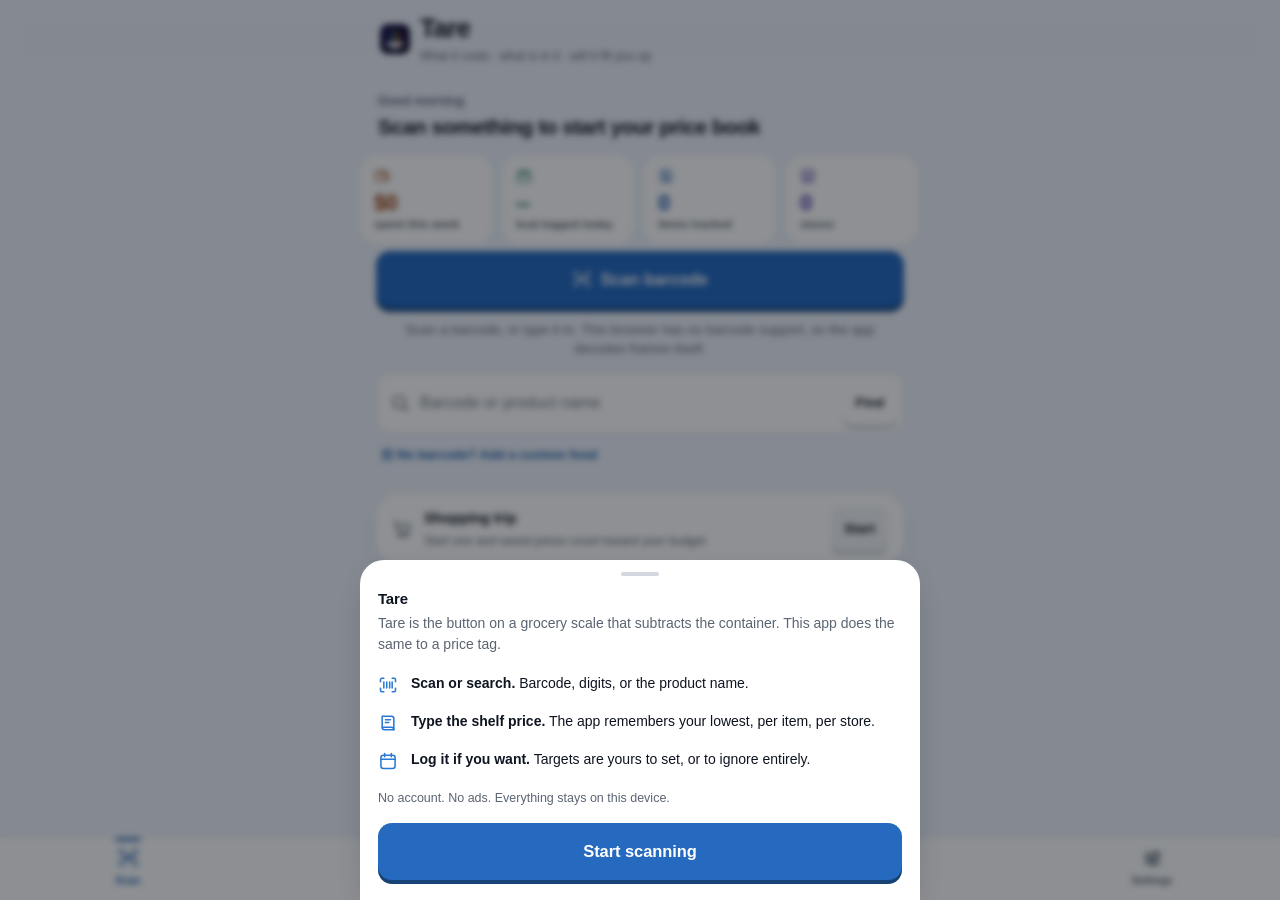
<file: index.html>
<!doctype html>
<html lang="en">
<head>
  <meta charset="utf-8" />
  <meta name="viewport" content="width=device-width, initial-scale=1, viewport-fit=cover" />
  <meta name="theme-color" content="#f7f8fa" media="(prefers-color-scheme: light)" />
  <meta name="theme-color" content="#0b0e13" media="(prefers-color-scheme: dark)" />
  <meta name="description" content="Scan a barcode and see what it costs per serving, per gram of protein, and per unit of fullness." />
  <title>Tare - what it costs, what is in it, will it fill you up</title>
  <link rel="manifest" href="./manifest.webmanifest" />
  <link rel="icon" href="./icons/icon.svg" type="image/svg+xml" />
  <link rel="apple-touch-icon" href="./icons/icon-192.png" />
  <meta name="apple-mobile-web-app-capable" content="yes" />
  <meta name="apple-mobile-web-app-status-bar-style" content="default" />
  <meta name="apple-mobile-web-app-title" content="Tare" />
  <link rel="stylesheet" href="./src/styles.css" />
</head>
<body data-view="scan">

  <!-- Icon definitions, drawn once and referenced by <use>. Keeps the markup
       readable and the payload small, and costs no network request. -->
  <svg class="sprite" aria-hidden="true" focusable="false">
    <defs>
      <symbol id="i-scan" viewBox="0 0 24 24">
        <path d="M3 8V5.5A1.5 1.5 0 0 1 4.5 4H7M17 4h2.5A1.5 1.5 0 0 1 21 5.5V8M21 16v2.5a1.5 1.5 0 0 1-1.5 1.5H17M7 20H4.5A1.5 1.5 0 0 1 3 18.5V16" />
        <path d="M7 8.5v7M10.5 8.5v7M14 8.5v7M17 8.5v7" />
      </symbol>
      <symbol id="i-book" viewBox="0 0 24 24">
        <path d="M5 4h11a3 3 0 0 1 3 3v13H8a3 3 0 0 1-3-3z" />
        <path d="M5 17h11a3 3 0 0 1 3 3M9 8h6M9 11.5h4" />
      </symbol>
      <symbol id="i-sliders" viewBox="0 0 24 24">
        <path d="M4 7h10M18 7h2M4 12h3M11 12h9M4 17h7M15 17h5" />
        <circle cx="16" cy="7" r="2" /><circle cx="9" cy="12" r="2" /><circle cx="13" cy="17" r="2" />
      </symbol>
      <symbol id="i-search" viewBox="0 0 24 24"><circle cx="11" cy="11" r="7" /><path d="M16.5 16.5 21 21" /></symbol>
      <symbol id="i-hash" viewBox="0 0 24 24"><path d="M9 3 7 21M17 3l-2 18M4 8.5h16M3 15.5h16" /></symbol>
      <symbol id="i-chevron" viewBox="0 0 24 24"><path d="m9 5 7 7-7 7" /></symbol>
      <symbol id="i-download" viewBox="0 0 24 24"><path d="M12 3v12M7.5 10.5 12 15l4.5-4.5M4 20h16" /></symbol>
      <symbol id="i-check" viewBox="0 0 24 24"><path d="m4 12.5 5 5L20 6.5" /></symbol>
      <symbol id="i-off" viewBox="0 0 24 24"><path d="M3 3l18 18M10.6 5.6A9 9 0 0 1 21 12M3 12a9 9 0 0 1 3.5-7.1M6.8 17.2A9 9 0 0 0 12 21" /></symbol>
      <symbol id="i-leaf" viewBox="0 0 24 24"><path d="M20 4C10 4 4 9 4 15a5 5 0 0 0 5 5c6 0 11-6 11-16z"/><path d="M4 20c3-6 7-9 12-11"/></symbol>
      <symbol id="i-meat" viewBox="0 0 24 24"><path d="M7.5 16.5a6 6 0 1 1 8.5-8.5l3.5 3.5a6 6 0 0 1-8.5 8.5z"/><circle cx="9" cy="15" r="2"/></symbol>
      <symbol id="i-milk" viewBox="0 0 24 24"><path d="M8 3h8v3l2 4v9a2 2 0 0 1-2 2H8a2 2 0 0 1-2-2v-9l2-4z"/><path d="M6 12h12"/></symbol>
      <symbol id="i-candy" viewBox="0 0 24 24"><circle cx="12" cy="12" r="4.5"/><path d="M8 9 3.5 6.5v11L8 15M16 9l4.5-2.5v11L16 15"/></symbol>
      <symbol id="i-snack" viewBox="0 0 24 24"><path d="M6 4h12l-1.5 15.5a2 2 0 0 1-2 1.8h-5a2 2 0 0 1-2-1.8z"/><path d="M7 9h10"/></symbol>
      <symbol id="i-drink" viewBox="0 0 24 24"><path d="M6 4h12l-1.6 15.6a2 2 0 0 1-2 1.8H9.6a2 2 0 0 1-2-1.8z"/><path d="M6.7 11h10.6"/></symbol>
      <symbol id="i-grain" viewBox="0 0 24 24"><path d="M12 21V8M12 8c0-3 2-5 5-5 0 3-2 5-5 5zM12 8c0-3-2-5-5-5 0 3 2 5 5 5zM12 14c0-3 2-5 5-5 0 3-2 5-5 5zM12 14c0-3-2-5-5-5 0 3 2 5 5 5z"/></symbol>
      <symbol id="i-frozen" viewBox="0 0 24 24"><path d="M12 3v18M4 7.5l16 9M20 7.5l-16 9M12 7l-2.5-2.5M12 7l2.5-2.5M12 17l-2.5 2.5M12 17l2.5 2.5"/></symbol>
      <symbol id="i-jar" viewBox="0 0 24 24"><path d="M8 3h8v3H8zM6.5 6h11v13a2 2 0 0 1-2 2h-7a2 2 0 0 1-2-2z"/><path d="M6.5 11h11"/></symbol>
      <symbol id="i-baby" viewBox="0 0 24 24"><circle cx="12" cy="12" r="8.5"/><circle cx="9.3" cy="11" r="1"/><circle cx="14.7" cy="11" r="1"/><path d="M9.5 15.2a4 4 0 0 0 5 0"/></symbol>
      <symbol id="i-heart" viewBox="0 0 24 24"><path d="M12 20s-7.5-4.6-7.5-9.6A4.4 4.4 0 0 1 12 7.4a4.4 4.4 0 0 1 7.5 3C19.5 15.4 12 20 12 20z" /></symbol>
      <symbol id="i-close" viewBox="0 0 24 24"><path d="M6 6l12 12M18 6L6 18" /></symbol>
      <symbol id="i-refresh" viewBox="0 0 24 24"><path d="M20 12a8 8 0 1 1-2.4-5.7M20 4v4h-4" /></symbol>
      <symbol id="i-pencil" viewBox="0 0 24 24"><path d="M4 20h4L19.5 8.5a2.1 2.1 0 0 0-3-3L5 17z" /><path d="M14.5 6.5l3 3" /></symbol>
      <symbol id="i-shop" viewBox="0 0 24 24"><path d="M4 9h16v10a1.5 1.5 0 0 1-1.5 1.5h-13A1.5 1.5 0 0 1 4 19z" /><path d="M3 9l1.6-4.4A1.5 1.5 0 0 1 6 3.6h12a1.5 1.5 0 0 1 1.4 1L21 9M9.5 20.5V14h5v6.5" /></symbol>
      <symbol id="i-undo" viewBox="0 0 24 24"><path d="M4 9h10.5a5.5 5.5 0 0 1 0 11H8M4 9l4-4M4 9l4 4" /></symbol>
      <symbol id="i-cart" viewBox="0 0 24 24"><path d="M3 4h2.2l2.3 11.3a1.5 1.5 0 0 0 1.5 1.2h8.4a1.5 1.5 0 0 0 1.5-1.2L21 7H6" /><circle cx="9.5" cy="20" r="1.4" /><circle cx="17.5" cy="20" r="1.4" /></symbol>
      <symbol id="i-wallet" viewBox="0 0 24 24"><path d="M3 7.5A2.5 2.5 0 0 1 5.5 5H18a2 2 0 0 1 2 2v1M3 7.5V17a2 2 0 0 0 2 2h14a2 2 0 0 0 2-2v-2.5M3 7.5h15" /><path d="M21 10.5h-4a2 2 0 0 0 0 4h4z" /></symbol>
      <symbol id="i-repeat" viewBox="0 0 24 24"><path d="M4 9V7.5A2.5 2.5 0 0 1 6.5 5H18M15 2l3 3-3 3M20 15v1.5a2.5 2.5 0 0 1-2.5 2.5H6M9 22l-3-3 3-3" /></symbol>
      <symbol id="i-left" viewBox="0 0 24 24"><path d="M15 5 8 12l7 7" /></symbol>
      <symbol id="i-right" viewBox="0 0 24 24"><path d="m9 5 7 7-7 7" /></symbol>
      <symbol id="i-drop" viewBox="0 0 24 24"><path d="M12 3.5s6 6.4 6 10.4a6 6 0 0 1-12 0c0-4 6-10.4 6-10.4z" /></symbol>
      <symbol id="i-chart" viewBox="0 0 24 24"><path d="M4 20V10M10 20V4M16 20v-7M22 20H2" /></symbol>
      <symbol id="i-share" viewBox="0 0 24 24"><path d="M12 3v13M8 6.5 12 3l4 3.5M5 13v6.5a1.5 1.5 0 0 0 1.5 1.5h11a1.5 1.5 0 0 0 1.5-1.5V13" /></symbol>
      <symbol id="i-upload" viewBox="0 0 24 24"><path d="M12 16V4M7.5 8.5 12 4l4.5 4.5M4 20h16" /></symbol>
      <symbol id="i-install" viewBox="0 0 24 24"><rect x="6" y="2.5" width="12" height="19" rx="2.5" /><path d="M11 18.5h2" /></symbol>
      <symbol id="i-note" viewBox="0 0 24 24"><path d="M5 4.5h14v15H5z" /><path d="M8.5 9h7M8.5 12.5h7M8.5 16h4" /></symbol>
      <symbol id="i-today" viewBox="0 0 24 24"><rect x="3.5" y="5" width="17" height="16" rx="3" /><path d="M3.5 10h17M8 3v4M16 3v4" /></symbol>
      <symbol id="i-flame" viewBox="0 0 24 24"><path d="M12 3s5.5 4.2 5.5 9.1A5.5 5.5 0 0 1 12 21a5.5 5.5 0 0 1-5.5-8.9C6.5 8.5 9 7 9 7s.3 2.4 1.8 2.4C12.2 9.4 12 3 12 3z" /></symbol>
      <symbol id="i-plus" viewBox="0 0 24 24"><path d="M12 5v14M5 12h14" /></symbol>
      <symbol id="i-minus" viewBox="0 0 24 24"><path d="M5 12h14" /></symbol>
      <symbol id="i-swap" viewBox="0 0 24 24"><path d="M4 8h13M13.5 4.5 17 8l-3.5 3.5M20 16H7M10.5 12.5 7 16l3.5 3.5" /></symbol>
      <symbol id="i-scale" viewBox="0 0 24 24"><path d="M5 20h14M12 4v16M4 9h16l-2.2 6.5a1 1 0 0 1-1 .7H7.2a1 1 0 0 1-1-.7z" /><circle cx="12" cy="4" r="1.6" /></symbol>
      <symbol id="i-clock" viewBox="0 0 24 24"><circle cx="12" cy="12" r="9" /><path d="M12 7v5.2l3.4 2" /></symbol>
      <symbol id="i-star" viewBox="0 0 24 24"><path d="m12 3.6 2.6 5.3 5.9.85-4.25 4.15 1 5.85L12 17l-5.25 2.75 1-5.85L3.5 9.75l5.9-.85z" /></symbol>
      <symbol id="i-trash" viewBox="0 0 24 24"><path d="M4 7h16M10 4h4M9.5 11v6M14.5 11v6M6 7l1 12.5a1.5 1.5 0 0 0 1.5 1.4h7a1.5 1.5 0 0 0 1.5-1.4L18 7" /></symbol>
      <symbol id="i-flask" viewBox="0 0 24 24"><path d="M9.5 3v6.2L4.6 17.4A2 2 0 0 0 6.3 20.5h11.4a2 2 0 0 0 1.7-3.1L14.5 9.2V3M8 3h8M7.2 14.5h9.6" /></symbol>
      <symbol id="i-alert" viewBox="0 0 24 24"><path d="M12 4.5 2.8 20h18.4z" /><path d="M12 10v4M12 17.2v.1" /></symbol>
    </defs>
  </svg>

  <header class="appbar">
    <div class="appbar-in">
      <div class="appbar-title">
        <img class="appbar-mark" src="./icons/icon.svg" alt="" width="30" height="30" />
        <div>
          <h1>Tare</h1>
          <p class="appbar-sub">What it costs &middot; what is in it &middot; will it fill you up</p>
        </div>
      </div>
      <span id="net-pill" class="chip chip-warn" hidden>
        <svg class="ic ic-sm" aria-hidden="true"><use href="#i-off" /></svg>Offline
      </span>
    </div>
  </header>

  <main>

    <!-- ==================== SCAN ==================== -->
    <section id="view-scan" class="view">

      <div class="hello">
        <div>
          <p class="hello-k" id="hello-k">Hello</p>
          <h2 class="hello-t" id="hello-t">What are we pricing?</h2>
        </div>
        <button id="home-streak" class="week" type="button" hidden aria-label="Logging streak">
          <span class="week-dots" id="week-dots"></span>
          <span class="week-n" id="home-streak-n">0</span>
        </button>
      </div>

      <div class="rail stories" id="stories" data-noswipe></div>

      <div class="rail" id="stat-rail" data-noswipe></div>

      <div class="stage">
        <video id="cam" playsinline muted hidden></video>
        <div class="reticle" aria-hidden="true">
          <span class="c c-tl"></span><span class="c c-tr"></span>
          <span class="c c-bl"></span><span class="c c-br"></span>
          <i class="sweep"></i>
        </div>
      </div>

      <button id="btn-scan" class="btn btn-primary btn-block" type="button">
        <svg class="ic" aria-hidden="true"><use href="#i-scan" /></svg>
        Scan barcode
      </button>
      <button id="btn-stop" class="btn btn-quiet btn-block" hidden type="button">Stop camera</button>
      <p id="scan-hint" class="hint">Point the camera at the barcode, or type the digits underneath it.</p>

      <form id="manual-form" class="inline-field">
        <svg class="ic ic-muted" aria-hidden="true"><use href="#i-search" /></svg>
        <input id="manual-code" autocomplete="off"
               placeholder="Barcode or product name"
               aria-label="Barcode digits, or a product name" />
        <button class="btn btn-soft btn-sm" type="submit">Find</button>
      </form>
      <button id="btn-custom" class="link" type="button">
        <svg class="ic ic-sm" aria-hidden="true"><use href="#i-note" /></svg>
        No barcode? Add a custom food
      </button>

      <div id="trip-card" class="card trip" hidden>
        <div class="trip-main">
          <svg class="ic" aria-hidden="true"><use href="#i-cart" /></svg>
          <div>
            <div class="trip-t" id="trip-title">Shopping trip</div>
            <div class="trip-s" id="trip-sub">Prices you save will count as spent</div>
          </div>
        </div>
        <button id="trip-btn" class="btn btn-soft btn-sm" type="button">Start</button>
      </div>

      <div id="search-results" class="block" hidden>
        <div class="block-head"><h2 id="search-title">Results</h2>
          <button id="btn-search-close" class="link" type="button">Clear</button></div>
        <div id="search-list" class="list"></div>
      </div>

      <div id="result"></div>

      <div id="wins" class="card wins" hidden></div>

      <section id="recent-wrap" class="block" hidden>
        <div class="block-head">
          <h2>Your shelf</h2>
          <button class="link tab-link" data-view="history" type="button">
            See all <svg class="ic ic-sm" aria-hidden="true"><use href="#i-chevron" /></svg>
          </button>
        </div>
        <div id="recent" class="feed"></div>
      </section>
    </section>

    <!-- ==================== TODAY ==================== -->
    <section id="view-today" class="view" hidden>
      <div class="daynav">
        <button id="day-prev" class="step-btn" type="button" aria-label="Previous day">
          <svg class="ic ic-sm" aria-hidden="true"><use href="#i-left" /></svg></button>
        <h2 id="today-date">Today</h2>
        <button id="day-next" class="step-btn" type="button" aria-label="Next day">
          <svg class="ic ic-sm" aria-hidden="true"><use href="#i-right" /></svg></button>
      </div>
      <div class="block-head">
        <button id="day-today" class="link" type="button" hidden>Back to today</button>
        <span id="streak-chip" class="chip chip-accent" hidden>
          <svg class="ic ic-sm" aria-hidden="true"><use href="#i-flame" /></svg>
          <span id="streak-n">0 day streak</span>
        </span>
      </div>

      <div class="card">
        <div class="ring-wrap">
          <svg class="ring" viewBox="0 0 120 120" aria-hidden="true">
            <circle class="ring-track" cx="60" cy="60" r="52" />
            <circle class="ring-fill" id="kcal-ring" cx="60" cy="60" r="52" />
          </svg>
          <div class="ring-mid">
            <span class="ring-v" id="kcal-now">0</span>
            <span class="ring-k" id="kcal-goal">kcal today</span>
          </div>
        </div>
        <div id="macro-goals" class="goalbars"></div>
        <p id="today-note" class="panel-note"></p>
      </div>

      <div class="card water">
        <div class="water-top">
          <span class="meter-k"><svg class="ic ic-sm" aria-hidden="true"><use href="#i-drop" /></svg> Water</span>
          <span class="meter-v" id="water-v">0 ml</span>
        </div>
        <div class="meter"><div class="meter-fill" id="water-fill"></div></div>
        <div class="stepper">
          <button class="btn btn-soft btn-sm" id="water-minus" type="button">&minus;250</button>
          <button class="btn btn-soft btn-sm" id="water-250" type="button">+250 ml</button>
          <button class="btn btn-soft btn-sm" id="water-500" type="button">+500 ml</button>
        </div>
      </div>

      <div id="health-day" class="card health" hidden></div>

      <div class="block-head"><h2>Logged</h2></div>
      <div id="today-list" class="list"></div>

      <div class="block-head"><h2><svg class="ic ic-sm" aria-hidden="true"><use href="#i-chart" /></svg> Last 14 days</h2></div>
      <div id="trend" class="card"></div>

      <h2 class="group-title">Weight</h2>
      <div class="group">
        <label class="cell">
          <span class="cell-k">Today</span>
          <input id="weight-input" inputmode="decimal" placeholder="not recorded" />
          <span class="cell-suffix" id="weight-unit">kg</span>
        </label>
      </div>
      <div id="weight-trend" class="card" hidden></div>
    </section>

    <!-- ==================== HISTORY ==================== -->
    <section id="view-history" class="view" hidden>
      <div class="seg" role="group" aria-label="Filter history">
        <button class="seg-btn is-on" data-hfilter="all" type="button">All scans</button>
        <button class="seg-btn" data-hfilter="fav" type="button">
          <svg class="ic ic-sm" aria-hidden="true"><use href="#i-star" /></svg> Favorites
        </button>
      </div>
      <div class="block-head block-head-tight">
        <h2 id="history-title">Everything you have scanned</h2>
        <span class="head-actions">
          <button id="btn-export-history" class="btn btn-soft btn-sm" type="button">
            <svg class="ic ic-sm" aria-hidden="true"><use href="#i-download" /></svg> CSV
          </button>
          <button id="btn-clear-history" class="btn btn-soft btn-sm" type="button">
            <svg class="ic ic-sm" aria-hidden="true"><use href="#i-trash" /></svg> Clear
          </button>
        </span>
      </div>
      <div id="history-list" class="list"></div>
    </section>

    <!-- ==================== PRICE BOOK ==================== -->
    <section id="view-book" class="view" hidden>
      <div id="budget" class="card budget"></div>
      <div class="search">
        <svg class="ic ic-muted" aria-hidden="true"><use href="#i-search" /></svg>
        <input id="book-search" type="search" placeholder="Search your price book"
               aria-label="Search your price book" />
      </div>

      <div class="block-head">
        <h2>Your lowest price, per item</h2>
        <button id="btn-export" class="btn btn-soft btn-sm" type="button">
          <svg class="ic ic-sm" aria-hidden="true"><use href="#i-download" /></svg> CSV
        </button>
      </div>
      <div id="book-list" class="list"></div>

      <div id="health-shop" class="card health" hidden></div>

      <div class="block-head"><h2>Where it goes</h2></div>
      <div id="spend" class="card"></div>

      <div class="block-head"><h2><svg class="ic ic-sm" aria-hidden="true"><use href="#i-shop" /></svg> Your stores</h2></div>
      <div id="podium" class="podium" hidden></div>
      <div id="stores" class="list"></div>

      <div class="block-head"><h2><svg class="ic ic-sm" aria-hidden="true"><use href="#i-cart" /></svg> Recent trips</h2></div>
      <div id="trips" class="list"></div>
    </section>

    <!-- ==================== SETTINGS ==================== -->
    <section id="view-about" class="view" hidden>
      <h2 class="group-title">Preferences</h2>
      <div class="group">
        <label class="cell">
          <span class="cell-k">Default store</span>
          <input id="set-store" placeholder="e.g. WinCo Bellevue" />
        </label>
        <label class="cell">
          <span class="cell-k">People in household</span>
          <input id="set-household" type="number" min="1" step="1" value="1" />
        </label>
      </div>

      <h2 class="group-title">Daily targets</h2>
      <div class="group">
        <label class="cell"><span class="cell-k">Energy</span>
          <input id="goal-kcal" inputmode="numeric" placeholder="none" /><span class="cell-suffix">kcal</span></label>
        <label class="cell"><span class="cell-k">Protein</span>
          <input id="goal-protein" inputmode="numeric" placeholder="none" /><span class="cell-suffix">g</span></label>
        <label class="cell"><span class="cell-k">Carbohydrate</span>
          <input id="goal-carbs" inputmode="numeric" placeholder="none" /><span class="cell-suffix">g</span></label>
        <label class="cell"><span class="cell-k">Fat</span>
          <input id="goal-fat" inputmode="numeric" placeholder="none" /><span class="cell-suffix">g</span></label>
        <label class="cell"><span class="cell-k">Show streak</span>
          <span class="switch"><input id="goal-streak" type="checkbox" checked /><span class="switch-ui"></span></span></label>
        <label class="cell"><span class="cell-k">Weight unit</span>
          <select id="goal-unit"><option value="kg">kg</option><option value="lb">lb</option></select></label>
      </div>
      <p id="goal-note" class="footnote" hidden></p>

      <h2 class="group-title">Dietary preferences</h2>
      <div class="group" id="diet-group"></div>
      <p class="footnote">Items are flagged against what Open Food Facts publishes. A missing
        tag reads unknown, never safe. This is not a substitute for reading the label.</p>

      <h2 class="group-title">Grocery budget</h2>
      <div class="group">
        <label class="cell"><span class="cell-k">Amount</span>
          <span class="cell-suffix">$</span>
          <input id="goal-budget" inputmode="decimal" placeholder="none" /></label>
        <label class="cell"><span class="cell-k">Period</span>
          <select id="goal-period"><option value="week">Weekly</option><option value="month">Monthly</option></select></label>
      </div>
      <p class="footnote">Spending is counted from prices you save during a shopping trip,
        so the budget costs one tap per trip and none per item.</p>

      <h2 class="group-title">Eating out</h2>
      <div class="group">
        <label class="cell"><span class="cell-k">A meal out costs me</span>
          <span class="cell-suffix">$</span>
          <input id="goal-takeout" inputmode="decimal" placeholder="none" /></label>
      </div>
      <p class="footnote">Your number, per person. The app never guesses it, because a
        guessed baseline would make the comparison flattering rather than true.</p>

      <h2 class="group-title">Water</h2>
      <div class="group">
        <label class="cell"><span class="cell-k">Daily target</span>
          <input id="goal-water" inputmode="numeric" placeholder="2000" /><span class="cell-suffix">ml</span></label>
      </div>

      <h2 class="group-title">Your data</h2>
      <div class="group">
        <button id="btn-import" class="cell cell-action" type="button">Import a CSV
          <svg class="ic ic-sm" aria-hidden="true"><use href="#i-upload" /></svg></button>
        <button id="btn-foods" class="cell cell-action" type="button">Custom foods
          <span class="cell-suffix" id="foods-count"></span></button>
        <button id="btn-misses" class="cell cell-action" type="button">Scans that failed
          <span class="cell-suffix" id="misses-count"></span></button>
        <button id="btn-install" class="cell cell-action" type="button" hidden>Install on this device
          <svg class="ic ic-sm" aria-hidden="true"><use href="#i-install" /></svg></button>
      </div>
      <input id="import-file" type="file" accept=".csv,text/csv" hidden />

      <h2 class="group-title">Commitments</h2>
      <ul class="group commitments">
        <li><svg class="ic ic-sm" aria-hidden="true"><use href="#i-check" /></svg>Every score shows the reasons that produced it.</li>
        <li><svg class="ic ic-sm" aria-hidden="true"><use href="#i-check" /></svg>Targets are yours. The app never suggests one from your body.</li>
        <li><svg class="ic ic-sm" aria-hidden="true"><use href="#i-check" /></svg>No account. No ads, no affiliate links, no brand influence.</li>
        <li><svg class="ic ic-sm" aria-hidden="true"><use href="#i-check" /></svg>Works offline in the aisle.</li>
        <li><svg class="ic ic-sm" aria-hidden="true"><use href="#i-check" /></svg>Your price history stays on this device.</li>
      </ul>

      <h2 class="group-title">Honesty about the numbers</h2>
      <div class="group">
        <p class="cell cell-prose">
          Nutrition and ingredients come from Open Food Facts, a community database under the
          ODbL licence, and can be wrong or out of date. Nutri-Score and NOVA are third party
          classifications shown as published, not our verdict. The fullness estimate is an
          estimate built from four visible inputs and is not medical or dietary guidance.
        </p>
      </div>

      <h2 class="group-title">Data</h2>
      <div class="group">
        <button id="btn-wipe" class="cell cell-action is-danger" type="button">
          Delete all local data
          <svg class="ic ic-sm" aria-hidden="true"><use href="#i-chevron" /></svg>
        </button>
      </div>

      <p class="footnote" id="build-line"></p>
    </section>

  </main>

  <div id="ptr" class="ptr" aria-hidden="true">
    <svg class="ic" aria-hidden="true"><use href="#i-refresh" /></svg>
  </div>

  <div id="cheer" class="cheer" hidden>
    <div class="cheer-in" role="dialog" aria-modal="true" aria-labelledby="cheer-title">
      <span class="cheer-banner" id="cheer-banner"></span>
      <p class="cheer-title" id="cheer-title"></p>
      <p class="cheer-v" id="cheer-v"></p>
      <span class="cheer-unit" id="cheer-unit"></span>
      <p class="cheer-sub" id="cheer-sub"></p>
      <div class="cheer-stats" id="cheer-stats"></div>
      <button id="cheer-go" class="btn btn-primary btn-block" type="button">Keep going</button>
    </div>
  </div>

  <div id="story" class="story" hidden>
    <div class="story-bars" id="story-bars"></div>
    <div class="story-top">
      <span class="story-who" id="story-who"></span>
      <button id="story-close" class="story-x" type="button" aria-label="Close">
        <svg class="ic" aria-hidden="true"><use href="#i-close" /></svg>
      </button>
    </div>
    <div class="story-stage" id="story-stage"></div>
    <div class="story-foot" id="story-foot"></div>
    <button class="story-half story-prev" id="story-prev" type="button" aria-label="Previous"></button>
    <button class="story-half story-next" id="story-next" type="button" aria-label="Next"></button>
  </div>

  <div id="sheet" class="sheet" hidden>
    <div class="sheet-panel" role="dialog" aria-modal="true" aria-labelledby="sheet-title">
      <div class="sheet-grab" aria-hidden="true"></div>
      <div class="sheet-head">
        <h2 id="sheet-title">Custom food</h2>
        <button id="sheet-close" class="step-btn" type="button" aria-label="Close">
          <svg class="ic ic-sm" aria-hidden="true"><use href="#i-plus" style="transform:rotate(45deg);transform-origin:center" /></svg></button>
      </div>
      <div id="sheet-body"></div>
    </div>
  </div>

  <div id="onboard" class="sheet" hidden>
    <div class="sheet-panel" role="dialog" aria-modal="true" aria-labelledby="ob-title">
      <div class="sheet-grab" aria-hidden="true"></div>
      <h2 id="ob-title">Tare</h2>
      <p class="ob-lead">Tare is the button on a grocery scale that subtracts the container. This app does the same to a price tag.</p>
      <ul class="ob-list">
        <li><svg class="ic" aria-hidden="true"><use href="#i-scan" /></svg>
          <span><b>Scan or search.</b> Barcode, digits, or the product name.</span></li>
        <li><svg class="ic" aria-hidden="true"><use href="#i-book" /></svg>
          <span><b>Type the shelf price.</b> The app remembers your lowest, per item, per store.</span></li>
        <li><svg class="ic" aria-hidden="true"><use href="#i-today" /></svg>
          <span><b>Log it if you want.</b> Targets are yours to set, or to ignore entirely.</span></li>
      </ul>
      <p class="ob-note">No account. No ads. Everything stays on this device.</p>
      <button id="ob-start" class="btn btn-primary btn-block" type="button">Start scanning</button>
    </div>
  </div>

  <div id="status" class="toast" role="status" aria-live="polite"></div>

  <nav class="tabbar" role="tablist">
    <button class="tab is-active" data-view="scan" role="tab" type="button">
      <svg class="ic" aria-hidden="true"><use href="#i-scan" /></svg><span>Scan</span>
    </button>
    <button class="tab" data-view="today" role="tab" type="button">
      <svg class="ic" aria-hidden="true"><use href="#i-today" /></svg><span>Today</span>
    </button>
    <button class="tab" data-view="history" role="tab" type="button">
      <svg class="ic" aria-hidden="true"><use href="#i-clock" /></svg><span>History</span>
    </button>
    <button class="tab" data-view="book" role="tab" type="button">
      <svg class="ic" aria-hidden="true"><use href="#i-book" /></svg><span>Prices</span>
    </button>
    <button class="tab" data-view="about" role="tab" type="button">
      <svg class="ic" aria-hidden="true"><use href="#i-sliders" /></svg><span>Settings</span>
    </button>
  </nav>

  <script type="module" src="./src/app.js"></script>
</body>
</html>
</file>
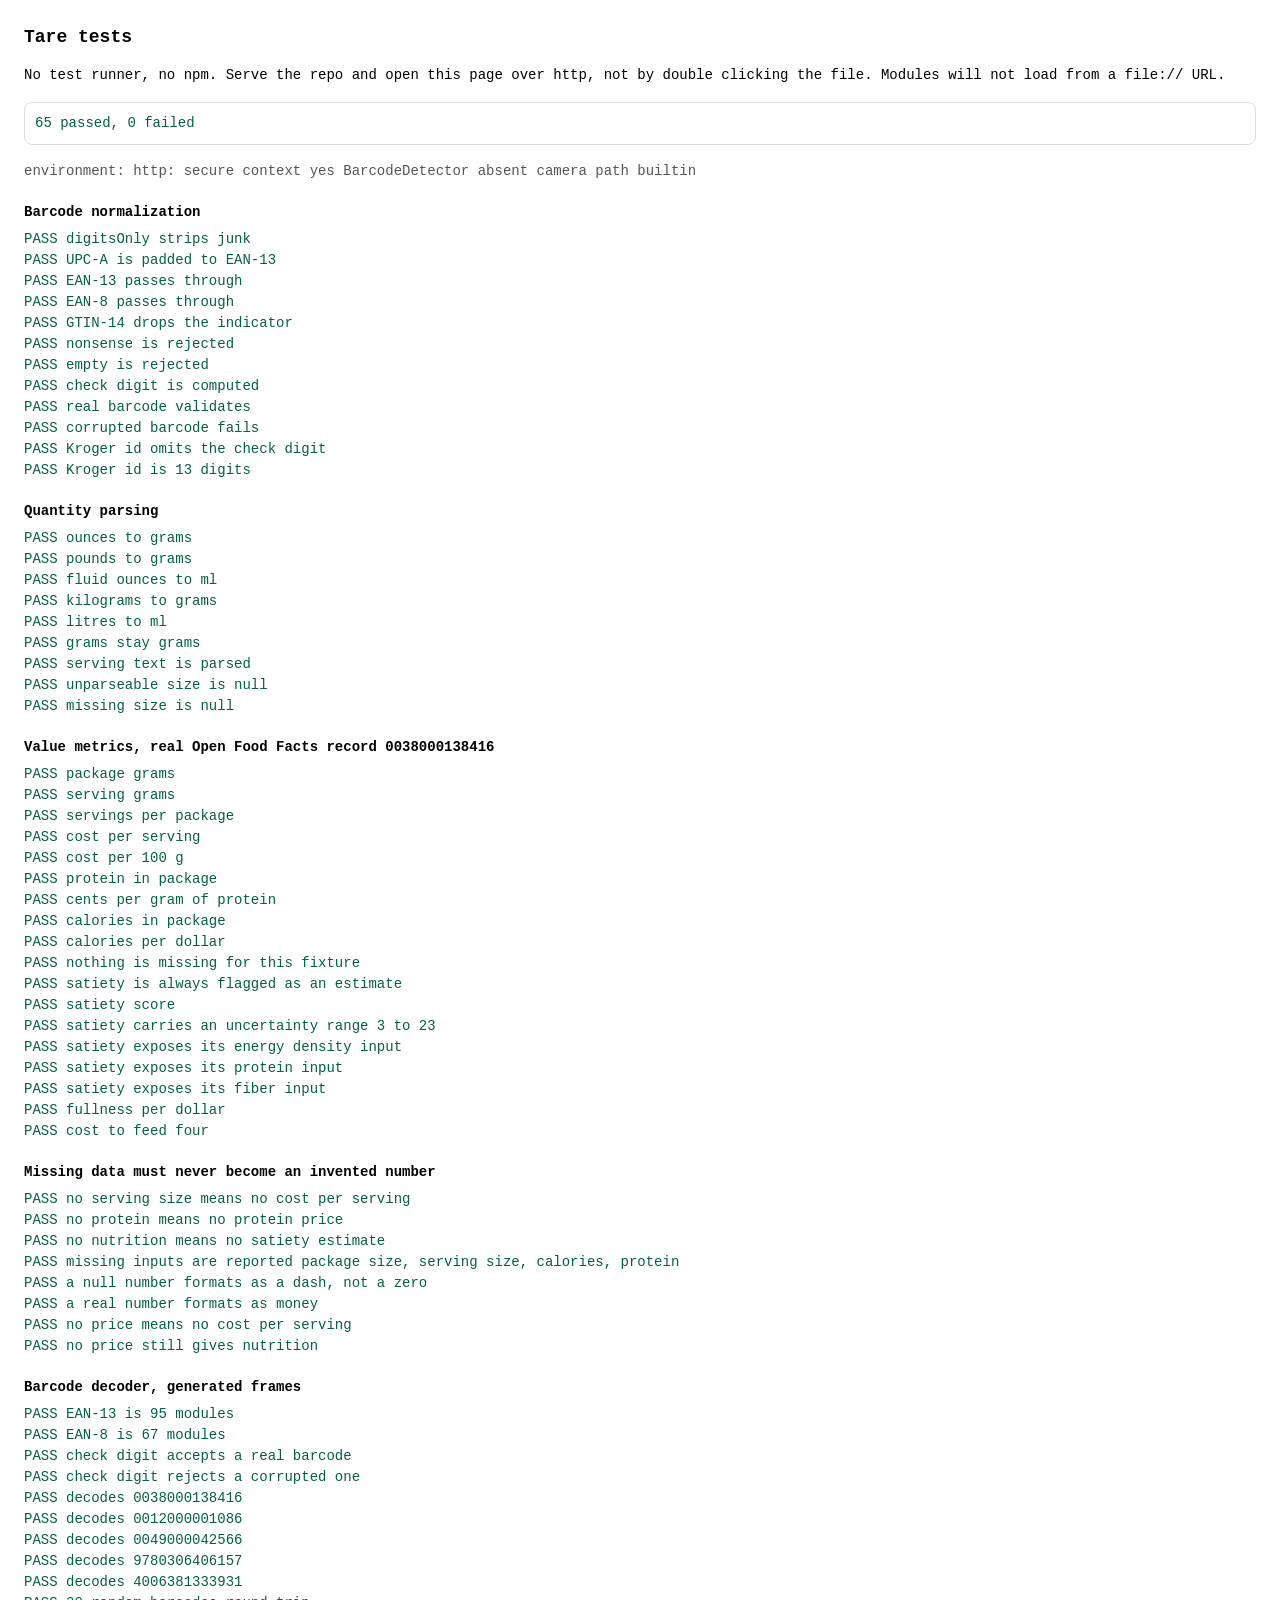
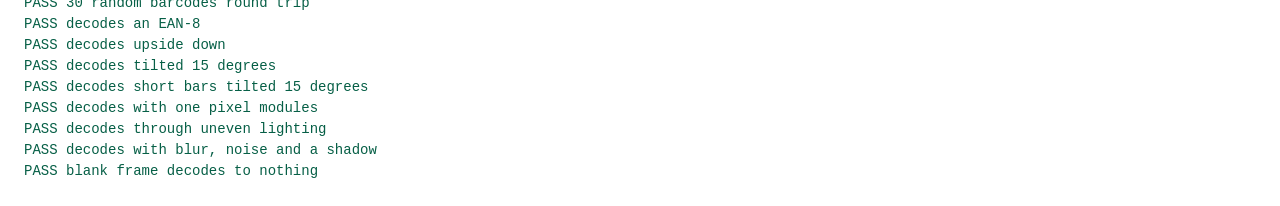
<file: test/index.html>
<!doctype html>
<html lang="en">
<head>
  <meta charset="utf-8" />
  <meta name="viewport" content="width=device-width, initial-scale=1" />
  <title>Tare tests</title>
  <style>
    body { font: 14px/1.5 ui-monospace, SFMono-Regular, Menlo, monospace; margin: 24px; }
    .pass { color: #065f46; }
    .fail { color: #b91c1c; font-weight: 700; }
    h1 { font-size: 18px; }
    h2 { font-size: 14px; margin: 20px 0 6px; }
    #summary { margin: 16px 0; padding: 10px; border: 1px solid #ddd; border-radius: 8px; }
    #env { color: #555; margin-bottom: 12px; }
    pre { white-space: pre-wrap; }
  </style>
</head>
<body>
  <h1>Tare tests</h1>
  <p>No test runner, no npm. Serve the repo and open this page over http, not by
     double clicking the file. Modules will not load from a file:// URL.</p>
  <div id="summary">running...</div>
  <div id="env"></div>
  <div id="out"></div>

  <script>
    // Classic script, deliberately first. It exists so that a failure which
    // happens before or outside the test module still puts something on the
    // page. The old version of this file could sit on "running..." forever with
    // the only clue in the console.
    (function () {
      function shout(msg) {
        var s = document.getElementById("summary");
        if (!s) return;
        s.className = "fail";
        s.textContent = msg;
      }
      window.addEventListener("error", function (e) {
        shout("FAILED before the tests finished: " + (e.message || "script error") +
          (e.filename ? "  (" + e.filename + ")" : ""));
      });
      window.addEventListener("unhandledrejection", function (e) {
        var r = e.reason;
        shout("FAILED before the tests finished: " + ((r && r.message) || r));
      });
      // Watchdog. If the module never reaches its own summary line, say so
      // rather than pretending work is still happening.
      setTimeout(function () {
        var s = document.getElementById("summary");
        if (s && s.textContent === "running...") {
          shout("Nothing reported after 10 seconds. The test module never ran. " +
            "Check the console: the usual causes are a file:// URL, a server " +
            "started in the wrong directory, or a missing file under src/.");
        }
      }, 10000);
    })();
  </script>

  <script type="module">
    const summary = document.getElementById("summary");

    function fatal(where, e) {
      summary.className = "fail";
      summary.textContent = "FAILED " + where + ": " + ((e && e.message) || e);
      const pre = document.createElement("pre");
      pre.className = "fail";
      pre.textContent = (e && e.stack) || "";
      document.getElementById("out").appendChild(pre);
    }

    // Every export the tests below actually call. Checked up front so a rename
    // in src/ reports itself by name instead of throwing "not a function"
    // halfway through a run.
    const WANTED = {
      "metrics.js": ["parseQuantity", "packageGrams", "servingGrams", "servingsPerPackage",
                     "compute", "satiety", "money", "DASH"],
      "ean.js": ["decodeFrame", "encodeEan13", "encodeEan8", "checkDigitOk"],
      "barcode.js": ["normalize", "isValidEan13", "toKrogerProductId", "checkDigit",
                     "digitsOnly", "scanMode"]
    };

    async function main() {
      if (location.protocol === "file:") {
        fatal("before starting", new Error(
          "this page was opened as a file:// URL and ES modules cannot load that " +
          "way. Serve the repository root instead: python3 -m http.server 8080, " +
          "then open http://localhost:8080/test/index.html"));
        return;
      }

      // Imported one at a time so the error names the file that failed. Static
      // imports at the top of the module would fail in the network layer,
      // before any of this code exists to report it.
      let M, EAN, B;
      try {
        M = await import("../src/metrics.js");
        EAN = await import("../src/ean.js");
        B = await import("../src/barcode.js");
      } catch (e) {
        fatal("while loading a module", e);
        return;
      }

      const mods = { "metrics.js": M, "ean.js": EAN, "barcode.js": B };
      const missing = [];
      Object.keys(WANTED).forEach(function (file) {
        WANTED[file].forEach(function (name) {
          if (typeof mods[file][name] === "undefined") missing.push(file + " has no " + name);
        });
      });
      if (missing.length) {
        fatal("checking exports", new Error(missing.join("; ")));
        return;
      }

      const normalize = B.normalize;
      const isValidEan13 = B.isValidEan13;
      const toKrogerProductId = B.toKrogerProductId;
      const checkDigit = B.checkDigit;
      const digitsOnly = B.digitsOnly;

      // Which decoder path this browser will use. The canvas tests below run
      // the built in decoder either way, so a pass here on Chrome still says
      // something about Safari.
      document.getElementById("env").textContent =
        "environment: " + location.protocol + "  secure context " +
        (window.isSecureContext ? "yes" : "no") + "  BarcodeDetector " +
        ("BarcodeDetector" in window ? "present" : "absent") +
        "  camera path " + B.scanMode();

      try {

      const out = document.getElementById('out');
      let pass = 0;
      let fail = 0;

      function section(title) {
        const h = document.createElement('h2');
        h.textContent = title;
        out.appendChild(h);
      }
      function log(ok, name, detail) {
        const div = document.createElement('div');
        div.className = ok ? 'pass' : 'fail';
        div.textContent = (ok ? 'PASS  ' : 'FAIL  ') + name + (detail ? '   ' + detail : '');
        out.appendChild(div);
        if (ok) pass++; else fail++;
      }
      function eq(name, actual, expected) {
        const ok = actual === expected;
        log(ok, name, ok ? '' : 'got ' + JSON.stringify(actual) + ' want ' + JSON.stringify(expected));
      }
      function near(name, actual, expected, tol) {
        const t = tol == null ? 0.01 : tol;
        const ok = actual != null && Math.abs(actual - expected) <= t;
        log(ok, name, ok ? '' : 'got ' + actual + ' want ' + expected + ' +/- ' + t);
      }

      section('Barcode normalization');
      eq('digitsOnly strips junk', digitsOnly('  038-000 138416 '), '038000138416');
      eq('UPC-A is padded to EAN-13', normalize('038000138416'), '0038000138416');
      eq('EAN-13 passes through', normalize('0038000138416'), '0038000138416');
      eq('EAN-8 passes through', normalize('96385074'), '96385074');
      eq('GTIN-14 drops the indicator', normalize('10038000138416'), '0038000138416');
      eq('nonsense is rejected', normalize('12345'), null);
      eq('empty is rejected', normalize(''), null);
      eq('check digit is computed', checkDigit('003800013841'), 6);
      eq('real barcode validates', isValidEan13('0038000138416'), true);
      eq('corrupted barcode fails', isValidEan13('0038000138417'), false);
      eq('Kroger id omits the check digit', toKrogerProductId('0038000138416'), '0003800013841');
      eq('Kroger id is 13 digits', toKrogerProductId('0038000138416').length, 13);

      section('Quantity parsing');
      near('ounces to grams', M.parseQuantity('5.2 oz'), 147.42, 0.01);
      near('pounds to grams', M.parseQuantity('2 lb'), 907.18, 0.01);
      near('fluid ounces to ml', M.parseQuantity('12 fl oz'), 354.88, 0.01);
      eq('kilograms to grams', M.parseQuantity('1.5 kg'), 1500);
      eq('litres to ml', M.parseQuantity('1,5 l'), 1500);
      eq('grams stay grams', M.parseQuantity('500 g'), 500);
      eq('serving text is parsed', M.parseQuantity('1 serving (28 g)'), 28);
      eq('unparseable size is null', M.parseQuantity('one packet'), null);
      eq('missing size is null', M.parseQuantity(''), null);

      section('Value metrics, real Open Food Facts record 0038000138416');
      const pringles = {
        code: '0038000138416',
        product_name: 'Original Potato Crisps',
        brands: 'Pringles',
        quantity: '5.2 oz',
        product_quantity: 147.41752025,
        serving_size: '1 serving (28 g)',
        serving_quantity: 28,
        nutriments: {
          'energy-kcal_100g': 536,
          proteins_100g: 3.5,
          fiber_100g: 4,
          fat_100g: 32,
          carbohydrates_100g: 57,
          sugars_100g: 1,
          salt_100g: 1.34,
          'saturated-fat_100g': 9
        }
      };
      near('package grams', M.packageGrams(pringles), 147.42, 0.01);
      eq('serving grams', M.servingGrams(pringles), 28);
      near('servings per package', M.servingsPerPackage(pringles), 5.26, 0.01);

      const c = M.compute(pringles, 4.29, { household: 1 });
      near('cost per serving', c.costPerServing, 0.815, 0.002);
      near('cost per 100 g', c.costPer100g, 2.91, 0.01);
      near('protein in package', c.totalProtein, 5.16, 0.01);
      near('cents per gram of protein', c.costPerGramProtein * 100, 83.1, 0.2);
      near('calories in package', c.totalKcal, 790, 1);
      near('calories per dollar', c.kcalPerDollar, 184, 1);
      eq('nothing is missing for this fixture', c.missing.length, 0);

      const sat = M.satiety(pringles);
      eq('satiety is always flagged as an estimate', sat.isEstimate, true);
      near('satiety score', sat.score, 13, 1);
      log(sat.low < sat.score && sat.high > sat.score, 'satiety carries an uncertainty range',
          sat.low + ' to ' + sat.high);
      eq('satiety exposes its energy density input', sat.inputs.energyDensity, 5.36);
      eq('satiety exposes its protein input', sat.inputs.protein, 3.5);
      eq('satiety exposes its fiber input', sat.inputs.fiber, 4);
      near('fullness per dollar', c.fullnessPerDollar, 16, 1);

      const c4 = M.compute(pringles, 4.29, { household: 4 });
      near('cost to feed four', c4.costForHousehold, c.costPerServing * 4, 0.002);

      section('Missing data must never become an invented number');
      const bare = { code: '1', nutriments: {} };
      const cb = M.compute(bare, 3.0, {});
      eq('no serving size means no cost per serving', cb.costPerServing, null);
      eq('no protein means no protein price', cb.costPerGramProtein, null);
      eq('no nutrition means no satiety estimate', cb.satiety, null);
      log(cb.missing.length >= 4, 'missing inputs are reported', cb.missing.join(', '));
      eq('a null number formats as a dash, not a zero', M.money(null), M.DASH);
      eq('a real number formats as money', M.money(0.8149), '$0.81');
      const noPrice = M.compute(pringles, null, {});
      eq('no price means no cost per serving', noPrice.costPerServing, null);
      eq('no price still gives nutrition', noPrice.per100.protein, 3.5);

      section('Barcode decoder, generated frames');
      // Renders a barcode to a canvas and hands the pixels to the decoder. This is
      // a real round trip: the encoder was itself checked against the platform
      // BarcodeDetector, which read 0038000138416 back from these exact bits.
      function frame(bits, opts) {
        const o = Object.assign({ m: 3, h: 140, q: 10, rotate: 0, blur: 0, noise: 0, gradient: 0 }, opts || {});
        const bar = document.createElement('canvas');
        bar.width = (bits.length + o.q * 2) * o.m;
        bar.height = o.h;
        const bg = bar.getContext('2d');
        bg.fillStyle = '#fff';
        bg.fillRect(0, 0, bar.width, bar.height);
        bg.fillStyle = '#000';
        for (let i = 0; i < bits.length; i++) {
          if (bits[i] === '1') bg.fillRect((i + o.q) * o.m, 0, o.m, o.h);
        }
        const W = Math.round(bar.width * 1.4);
        const H = Math.round(bar.height * 2.2);
        const cv = document.createElement('canvas');
        cv.width = W;
        cv.height = H;
        const g = cv.getContext('2d');
        g.fillStyle = '#fff';
        g.fillRect(0, 0, W, H);
        g.save();
        g.translate(W / 2, H / 2);
        g.rotate((o.rotate * Math.PI) / 180);
        if (o.blur) g.filter = 'blur(' + o.blur + 'px)';
        g.drawImage(bar, -bar.width / 2, -bar.height / 2);
        g.restore();
        if (o.gradient) {
          g.filter = 'none';
          const grad = g.createLinearGradient(0, 0, W, 0);
          grad.addColorStop(0, 'rgba(0,0,0,0)');
          grad.addColorStop(1, 'rgba(0,0,0,' + o.gradient + ')');
          g.fillStyle = grad;
          g.fillRect(0, 0, W, H);
        }
        const id = g.getImageData(0, 0, W, H);
        if (o.noise) {
          const d = id.data;
          for (let i = 0; i < d.length; i += 4) {
            const n = (Math.random() * 2 - 1) * o.noise;
            d[i] = Math.max(0, Math.min(255, d[i] + n));
            d[i + 1] = Math.max(0, Math.min(255, d[i + 1] + n));
            d[i + 2] = Math.max(0, Math.min(255, d[i + 2] + n));
          }
        }
        return id;
      }
      function withCheck(base12) {
        let s = 0;
        for (let i = 0; i < 12; i++) s += Number(base12[i]) * (i % 2 === 0 ? 1 : 3);
        return base12 + String((10 - (s % 10)) % 10);
      }
      function readBack(code, opts) {
        const r = EAN.decodeFrame(frame(EAN.encodeEan13(code), opts), { rows: 9, budgetMs: 200 });
        return r ? r.code : null;
      }

      eq('EAN-13 is 95 modules', EAN.encodeEan13('0038000138416').length, 95);
      eq('EAN-8 is 67 modules', EAN.encodeEan8('96385074').length, 67);
      eq('check digit accepts a real barcode', EAN.checkDigitOk('0038000138416'), true);
      eq('check digit rejects a corrupted one', EAN.checkDigitOk('0038000138417'), false);

      ['0038000138416', '0012000001086', '0049000042566', '9780306406157', '4006381333931']
        .forEach(function (code) {
          eq('decodes ' + code, readBack(code, {}), code);
        });

      let randomOk = 0;
      const RANDOM_N = 30;
      for (let i = 0; i < RANDOM_N; i++) {
        let base = '';
        for (let k = 0; k < 12; k++) base += Math.floor(Math.random() * 10);
        const code = withCheck(base);
        if (readBack(code, { m: 2, h: 100 }) === code) randomOk++;
      }
      eq(RANDOM_N + ' random barcodes round trip', randomOk, RANDOM_N);

      eq('decodes an EAN-8',
         (EAN.decodeFrame(frame(EAN.encodeEan8('96385074'), {}), { rows: 9, budgetMs: 200 }) || {}).code,
         '96385074');
      eq('decodes upside down', readBack('0038000138416', { rotate: 180 }), '0038000138416');
      eq('decodes tilted 15 degrees', readBack('0038000138416', { rotate: 15 }), '0038000138416');
      eq('decodes short bars tilted 15 degrees', readBack('0038000138416', { h: 30, rotate: 15 }), '0038000138416');
      eq('decodes with one pixel modules', readBack('0038000138416', { m: 1, h: 60 }), '0038000138416');
      eq('decodes through uneven lighting', readBack('0038000138416', { gradient: 0.55 }), '0038000138416');
      eq('decodes with blur, noise and a shadow', readBack('0038000138416', { gradient: 0.45, blur: 1, noise: 30 }), '0038000138416');
      eq('blank frame decodes to nothing',
         EAN.decodeFrame(frame('0'.repeat(95), {}), { rows: 5, budgetMs: 100 }), null);

      const s = document.getElementById('summary');
      s.textContent = pass + ' passed, ' + fail + ' failed';
      s.className = fail ? 'fail' : 'pass';
      } catch (e) {
        fatal("during the tests", e);
      }
    }

    main();
  </script>
</body>
</html>
</file>
<file: src/styles.css>
/* Tare - design system.
   Mobile first, dark mode aware, no web fonts and no CDN, so the app keeps its
   offline and no-third-party promises. Everything below is tokens first, then
   primitives, then the three views.

   On colour: the scanner apps this borrows its shape from grade food red to
   green, and the grade is their product. This app does not grade, so ONE blue
   accent carries every value at every magnitude. A bar that changes colour as
   it fills is a verdict, and the app does not know what good is for you. The
   only other hue is a red reserved for destructive actions and failures, which
   are states of the app, never judgements about a food. */

:root{
  color-scheme:light;

  /* surfaces and ink */
  --page:#f7f8fa;
  --surface:#ffffff;
  --surface-2:#f2f4f7;      /* inset wells inside a surface */
  --ink:#0e1420;
  --ink-2:#5b6472;          /* 5.98:1 on white */
  --line:#e6e9ee;
  --line-strong:#d3d8e0;

  /* accent - one hue, validated against the surfaces it sits on */
  --accent:#2a78d6;         /* marks: meter fill, active tab (3:1 gate) */
  --accent-fill:#256abf;    /* filled buttons: white on this is 5.39:1 */
  --accent-ink:#1c5cab;     /* accent coloured text: 6.63:1 on white */
  --accent-wash:#eaf2fd;
  --meter-track:#86b6ef;    /* same ramp, 2.11:1 on white, ordinal safe */
  /* Three at once, so these are the validated all-pairs trio, each with its
     own direct label carrying the percentage. */
  --macro-1:#2a78d6; --macro-2:#eb6834; --macro-3:#1baf7a;
  /* Reserved status palette. Fixed in both modes, never reused as a series
     colour, and never shown without its band label beside it. */
  --st-good:#0ca30c; --st-warning:#fab219; --st-serious:#ec835a; --st-critical:#d03b3b;
  --st-good-ink:#006300;

  /* Per-view accent. Only one is ever lit at a time - the other tabs sit in
     muted ink - so these are a theme that swaps, not a categorical set the eye
     has to tell apart side by side. Each is gated on contrast alone: marks 3:1,
     text 4.5:1, both measured. */
  --v-scan:#2a78d6;     --v-scan-ink:#1c5cab;
  --v-today:#12946a;    --v-today-ink:#0f6f57;
  --v-history:#5b46d6;  --v-history-ink:#4a3aa7;
  --v-book:#d9541f;     --v-book-ink:#9a4212;
  --v-about:#667085;    --v-about-ink:#475467;

  /* Categorical hues, fixed order, for things seen at the same time. The first
     three are the set that clears the all-pairs gate in both modes. */
  --cat-1:#2a78d6; --cat-2:#eb6834; --cat-3:#1baf7a; --cat-4:#eda100;
  --cat-5:#e87ba4; --cat-6:#008300; --cat-7:#4a3aa7; --cat-8:#e34948;
  --tint:18%;
  --on-accent:#ffffff;

  /* reserved: app state, never a food verdict */
  --danger:#b42318;
  --danger-wash:#fef3f2;

  /* elevation */
  --e1:0 1px 2px rgba(14,20,32,.06);
  --e2:0 1px 2px rgba(14,20,32,.05), 0 10px 28px -14px rgba(14,20,32,.22);
  --e3:0 12px 32px -12px rgba(14,20,32,.30);
  --ring:0 0 0 3px rgba(42,120,214,.30);

  /* geometry and motion */
  --r-sm:10px; --r-md:14px; --r-lg:18px; --r-xl:24px;
  --tab-h:60px;
  --dur:.18s;
  --ease:cubic-bezier(.32,.72,0,1);
  --spring:cubic-bezier(.22,1.2,.36,1);   /* slight overshoot, the iOS feel */
  --dur-view:.26s;
}
@media (prefers-color-scheme:dark){
  :root{
    color-scheme:dark;
    --page:#0b0e13;
    --surface:#151a22;
    --surface-2:#1d232d;
    --ink:#eef2f7;
    --ink-2:#98a2b3;        /* 6.72:1 on the dark surface */
    --line:#242b36;
    --line-strong:#323a47;

    --accent:#3987e5;       /* the dark step of the same hue, not a flip */
    --accent-fill:#3987e5;  /* dark ink on this is 5.20:1 */
    --accent-ink:#7fb2f0;
    --accent-wash:#16243a;
    --meter-track:#184f95;  /* 2.24:1 on the dark surface, ordinal safe */
    --macro-1:#3987e5; --macro-2:#d95926; --macro-3:#199e70;
    --st-good-ink:#3fbf3f;
    --v-scan:#3987e5;     --v-scan-ink:#7fb2f0;
    --v-today:#1fbe8a;    --v-today-ink:#4fd1a5;
    --v-history:#8b78ee;  --v-history-ink:#a99bf5;
    --v-book:#ef7845;     --v-book-ink:#f79b6e;
    --v-about:#8996a8;    --v-about-ink:#98a2b3;
    --cat-1:#3987e5; --cat-2:#d95926; --cat-3:#199e70; --cat-4:#c98500;
    --cat-5:#d55181; --cat-6:#008300; --cat-7:#9085e9; --cat-8:#e66767;
    --tint:30%;
    --on-accent:#0b0e13;

    --danger:#f9776c;
    --danger-wash:#2a1614;

    --e1:0 1px 2px rgba(0,0,0,.5);
    --e2:0 1px 2px rgba(0,0,0,.5), 0 10px 28px -14px rgba(0,0,0,.8);
    --e3:0 12px 32px -12px rgba(0,0,0,.9);
    --ring:0 0 0 3px rgba(57,135,229,.42);
  }
}

*,*::before,*::after{box-sizing:border-box}
/* Every display rule below is a class selector, which outranks the user agent's
   [hidden]{display:none}. Without this the offline chip, the stop button and the
   camera would all sit on screen permanently. */
[hidden]{display:none!important}
html{-webkit-text-size-adjust:100%}
body{
  margin:0;
  background:var(--page);
  color:var(--ink);
  font:16px/1.5 -apple-system,BlinkMacSystemFont,"Segoe UI",Roboto,Helvetica,Arial,sans-serif;
  -webkit-font-smoothing:antialiased;
  -webkit-tap-highlight-color:transparent;
  /* Standalone on iOS, a rubber-band drag at the top reads as a pull to
     refresh and throws the view away. Contain it to the scroller. */
  overscroll-behavior-y:contain;
  padding-bottom:calc(var(--tab-h) + env(safe-area-inset-bottom) + 16px);
}
.sprite{position:absolute;width:0;height:0;overflow:hidden}
.ic{
  width:20px;height:20px;flex:none;
  fill:none;stroke:currentColor;stroke-width:1.85;
  stroke-linecap:round;stroke-linejoin:round;
}
.ic-sm{width:15px;height:15px;stroke-width:2}
.ic-muted{color:var(--ink-2)}

/* ---------------- app bar ---------------- */

.appbar{
  position:sticky;top:0;z-index:20;
  padding-top:env(safe-area-inset-top);
  background:color-mix(in srgb,var(--page) 82%,transparent);
  backdrop-filter:saturate(180%) blur(14px);
  -webkit-backdrop-filter:saturate(180%) blur(14px);
  border-bottom:1px solid transparent;
}
.appbar-in{
  max-width:560px;margin:0 auto;
  display:flex;align-items:flex-start;justify-content:space-between;gap:12px;
  padding:14px 20px 12px;
}
.appbar-title{display:flex;align-items:center;gap:10px}
.appbar-mark{flex:none;border-radius:8px;display:block}
.appbar-title > div{min-width:0}
.appbar h1{margin:0;font-size:26px;font-weight:750;letter-spacing:-.026em;line-height:1.15}
.appbar-sub{margin:3px 0 0;font-size:12px;color:var(--ink-2);letter-spacing:.005em}

main{max-width:560px;margin:0 auto;padding:8px 16px 28px}

/* ---------------- primitives ---------------- */

h2{font-size:15px;font-weight:650;letter-spacing:-.012em;margin:0}
.muted{color:var(--ink-2)}
.small{font-size:13px}
.hint{color:var(--ink-2);font-size:13.5px;text-align:center;margin:12px 4px 0;line-height:1.45}
.footnote{color:var(--ink-2);font-size:12px;text-align:center;margin:22px 8px 0;line-height:1.5}

.chip{
  display:inline-flex;align-items:center;gap:5px;
  font-size:12px;font-weight:600;padding:5px 10px;border-radius:999px;
  background:var(--surface);color:var(--ink-2);box-shadow:var(--e1);white-space:nowrap;
}
.chip-warn{background:var(--danger-wash);color:var(--danger)}

/* touch-action removes the 300ms tap delay; the selection rules stop a long
   press on a control becoming a text selection, which is the single thing that
   most makes a web app feel like a web page rather than an app. */
button,summary,.tab,.switch,.seg-btn,.step-btn,.star,.row-item,select{
  touch-action:manipulation;
  -webkit-user-select:none;user-select:none;
}
/* 44px is the smallest comfortable finger target; everything tappable clears it. */
button,summary,.tab,.seg-btn,.step-btn,.star,.switch{min-height:44px}

.btn{
  font:inherit;font-weight:600;cursor:pointer;border:0;
  border-radius:var(--r-md);padding:13px 16px;
  display:inline-flex;align-items:center;justify-content:center;gap:8px;
  transition:transform var(--dur) var(--ease),background var(--dur) var(--ease),opacity var(--dur) var(--ease);
}
.btn:active{transform:scale(.978)}
.btn-block{width:100%}
.btn-sm{padding:9px 13px;font-size:13.5px;border-radius:var(--r-sm);min-height:44px}
.btn-primary{
  background:var(--accent-fill);color:var(--on-accent);
  font-size:16.5px;font-weight:650;padding:16px;letter-spacing:-.005em;
  box-shadow:0 8px 20px -10px var(--accent-fill);
}
.btn-soft{background:var(--surface);color:var(--ink);box-shadow:var(--e1)}
/* On a white card a white button reads as absent. Inside one it takes the well. */
.card .btn-soft{background:var(--surface-2);box-shadow:none}
.btn-quiet{background:transparent;color:var(--ink-2)}
.link{
  background:none;border:0;font:inherit;font-size:13px;font-weight:600;cursor:pointer;
  color:var(--accent-ink);display:inline-flex;align-items:center;gap:2px;padding:4px;
}
:focus-visible{outline:none;box-shadow:var(--ring)}
.btn:focus-visible,input:focus-visible,.tab:focus-visible,.link:focus-visible{box-shadow:var(--ring)}

input{
  font:inherit;width:100%;padding:13px 14px;color:var(--ink);
  background:var(--surface);border:1px solid var(--line);border-radius:var(--r-md);
  transition:border-color var(--dur) var(--ease),box-shadow var(--dur) var(--ease);
}
input::placeholder{color:var(--ink-2);opacity:.85}
input:focus{outline:none;border-color:var(--accent);box-shadow:var(--ring)}
input[type=search]{-webkit-appearance:none;appearance:none}
input[type=search]::-webkit-search-decoration,
input[type=search]::-webkit-search-cancel-button{-webkit-appearance:none}

/* a control strip that reads as one field: icon, input, action */
.inline-field,.search{
  display:flex;align-items:center;gap:10px;margin-top:14px;
  background:var(--surface);border:1px solid var(--line);
  border-radius:var(--r-md);padding:5px 6px 5px 13px;
  transition:border-color var(--dur) var(--ease),box-shadow var(--dur) var(--ease);
}
.inline-field:focus-within,.search:focus-within{border-color:var(--accent);box-shadow:var(--ring)}
.inline-field input,.search input{
  flex:1;min-width:0;border:0;background:none;padding:12px 0;border-radius:0;
}
.inline-field input:focus,.search input:focus{box-shadow:none;border:0}
.search{margin-top:4px;padding:5px 13px}
.search input{padding:10px 0}

.block{margin-top:26px}
.block-head{display:flex;align-items:center;justify-content:space-between;gap:12px;margin:26px 4px 10px}
/* Two actions beside a heading move as one block, so they wrap together and
   stay to the right instead of one of them stranding on its own line. */
.block-head-tight{flex-wrap:wrap;gap:8px}
.head-actions{display:flex;gap:8px;margin-left:auto;flex:none}
.block .block-head{margin-top:0}

/* ---------------- scanner stage ---------------- */

.stage{position:relative;margin-bottom:14px}
.stage:has(#cam[hidden]){display:none}
video#cam{
  display:block;width:100%;max-height:46vh;max-height:46dvh;background:#000;
  border-radius:var(--r-xl);object-fit:cover;
}
#cam[hidden] ~ .reticle{display:none}
.reticle{position:absolute;inset:14% 9%;pointer-events:none}
.reticle .c{position:absolute;width:26px;height:26px;border:3px solid rgba(255,255,255,.94);border-radius:3px}
.reticle .c-tl{top:0;left:0;border-right:0;border-bottom:0;border-top-left-radius:10px}
.reticle .c-tr{top:0;right:0;border-left:0;border-bottom:0;border-top-right-radius:10px}
.reticle .c-bl{bottom:0;left:0;border-right:0;border-top:0;border-bottom-left-radius:10px}
.reticle .c-br{bottom:0;right:0;border-left:0;border-top:0;border-bottom-right-radius:10px}
.reticle .sweep{
  position:absolute;left:6px;right:6px;height:2px;border-radius:2px;
  background:linear-gradient(90deg,transparent,var(--accent),transparent);
  box-shadow:0 0 12px 2px rgba(42,120,214,.55);
  animation:sweep 2.1s var(--ease) infinite;
}
@keyframes sweep{0%,100%{top:4%}50%{top:96%}}

/* ---------------- product card ---------------- */

.card{
  background:var(--surface);border-radius:var(--r-xl);
  padding:18px;margin-top:16px;box-shadow:var(--e2);
}

.product-head{display:flex;gap:14px;align-items:center}
.thumb{
  width:58px;height:58px;flex:none;border-radius:16px;overflow:hidden;
  background:var(--surface-2);color:var(--ink-2);
  display:flex;align-items:center;justify-content:center;
  font-size:21px;font-weight:700;
}
.thumb img{width:100%;height:100%;object-fit:contain}
.product-id{min-width:0;flex:1}
.product-id h3{margin:0;font-size:17px;font-weight:650;letter-spacing:-.014em;line-height:1.28}
.product-id .brand{margin:3px 0 0;font-size:13px;color:var(--ink-2);
  overflow:hidden;text-overflow:ellipsis;white-space:nowrap}
.product-id .code{margin:2px 0 0;font-size:11.5px;color:var(--ink-2);
  font-variant-numeric:tabular-nums;letter-spacing:.02em}

/* price entry reads as the one thing to do next */
.entry{display:flex;gap:10px;margin-top:16px}
.money{
  flex:1;min-width:0;display:flex;align-items:center;
  background:var(--surface-2);border:1px solid transparent;border-radius:var(--r-md);
  padding-left:13px;transition:border-color var(--dur) var(--ease),box-shadow var(--dur) var(--ease);
}
.money:focus-within{border-color:var(--accent);box-shadow:var(--ring);background:var(--surface)}
.money .cur{font-size:17px;font-weight:650;color:var(--ink-2)}
.money input{
  border:0;background:none;padding:14px 13px 14px 3px;margin-left:-1px;
  font-size:17px;font-weight:650;letter-spacing:-.01em;
}
.money input:focus{box-shadow:none}
.entry .store-in{flex:1;min-width:0;background:var(--surface-2);border-color:transparent}
.entry .store-in:focus{background:var(--surface)}

/* hero figure: exactly one per view */
.hero{text-align:center;padding:22px 0 18px;margin-top:16px;border-top:1px solid var(--line)}
.hero-v{
  display:block;font-size:54px;line-height:1;font-weight:760;letter-spacing:-.04em;
  /* proportional figures on purpose - tabular-nums reads loose at this size */
}
.hero-k{display:block;margin-top:9px;font-size:12.5px;font-weight:600;color:var(--ink-2);
  letter-spacing:.02em;text-transform:uppercase}

.tiles{display:grid;grid-template-columns:1fr 1fr;gap:10px}
.tile{background:var(--surface-2);border-radius:var(--r-lg);padding:15px 12px;text-align:center}
.tile-v{display:block;font-size:25px;font-weight:730;letter-spacing:-.028em;line-height:1.1}
.tile-k{display:block;margin-top:6px;font-size:11.5px;font-weight:600;color:var(--ink-2);line-height:1.35}

.note{
  margin-top:12px;padding:12px 14px;border-radius:var(--r-md);
  background:var(--accent-wash);font-size:13px;line-height:1.5;
}
.note strong{font-weight:700}

/* bounded meter: one accent at every value, on a track from the same ramp */
.meter-block{margin-top:20px}
.meter-top{display:flex;align-items:baseline;justify-content:space-between;gap:12px;margin-bottom:9px}
.meter-k{font-size:13px;font-weight:650}
.meter-v{font-size:12.5px;font-weight:600;color:var(--ink-2);font-variant-numeric:tabular-nums}
.meter{height:10px;border-radius:999px;background:var(--meter-track);overflow:hidden}
.meter-fill{
  height:100%;width:0;background:var(--accent);
  border-radius:0 4px 4px 0;               /* 4px data end, anchored at zero */
  transition:width .35s var(--ease);
}
.meter-scale{display:flex;justify-content:space-between;margin-top:6px;font-size:11px;color:var(--ink-2)}

dl.kv{display:grid;grid-template-columns:auto 1fr;gap:10px 14px;margin:18px 0 0;font-size:14px}
dl.kv dt{color:var(--ink-2)}
dl.kv dd{margin:0;text-align:right;font-variant-numeric:tabular-nums;font-weight:550}
.ingredients{font-size:13px;line-height:1.55;white-space:pre-wrap;color:var(--ink-2);margin:8px 0 0}

details{border-top:1px solid var(--line);margin-top:14px;padding-top:13px}
summary{
  cursor:pointer;font-size:14px;font-weight:600;list-style:none;
  display:flex;align-items:center;justify-content:space-between;gap:12px;
  min-height:44px;
}
summary::-webkit-details-marker{display:none}
summary::after{
  content:"";width:7px;height:7px;flex:none;margin-right:4px;
  border-right:2px solid var(--ink-2);border-bottom:2px solid var(--ink-2);
  transform:rotate(45deg);transition:transform var(--dur) var(--ease);
}
details[open] summary::after{transform:rotate(-135deg)}
details a{color:var(--accent-ink)}
.card .btn-primary{margin-top:18px}
.attribution{margin:14px 0 0;font-size:11.5px;line-height:1.5;color:var(--ink-2);text-align:center}

/* ---------------- lists ---------------- */

.list{display:flex;flex-direction:column;gap:8px}
.row-item{
  display:flex;align-items:center;justify-content:space-between;gap:12px;
  width:100%;text-align:left;font:inherit;cursor:pointer;
  background:var(--surface);border:0;border-radius:var(--r-lg);
  padding:14px 15px;box-shadow:var(--e1);
  transition:transform var(--dur) var(--ease);
}
.row-item:active{transform:scale(.99)}
.row-main{display:flex;flex-direction:column;min-width:0;flex:1}
.row-item .n{font-size:14.5px;font-weight:650;letter-spacing:-.01em;
  overflow:hidden;text-overflow:ellipsis;white-space:nowrap}
.row-item .m{margin-top:3px;font-size:12px;color:var(--ink-2);
  overflow:hidden;text-overflow:ellipsis;white-space:nowrap}
.row-price{flex:none;display:flex;flex-direction:column;align-items:flex-end;text-align:right}
.row-price .n{color:var(--accent-ink);font-variant-numeric:tabular-nums}

.empty{
  text-align:center;padding:44px 24px;color:var(--ink-2);
  background:var(--surface);border-radius:var(--r-xl);box-shadow:var(--e1);
}
.empty .ic{width:26px;height:26px;margin-bottom:10px;opacity:.55}
.empty p{margin:0;font-size:13.5px;line-height:1.55}

/* ---------------- segmented control ---------------- */

.seg{
  display:flex;gap:4px;padding:4px;margin-bottom:4px;
  background:var(--surface-2);border-radius:var(--r-md);
}
.seg-btn{
  flex:1;display:flex;align-items:center;justify-content:center;gap:5px;
  font:inherit;font-size:13px;font-weight:600;cursor:pointer;
  border:0;background:none;color:var(--ink-2);
  padding:11px 10px;border-radius:10px;
  transition:background var(--dur) var(--ease),color var(--dur) var(--ease);
}
.seg-btn.is-on{background:var(--surface);color:var(--ink);box-shadow:var(--e1)}

/* ---------------- star ---------------- */

.star{
  flex:none;width:44px;height:44px;border-radius:50%;
  display:flex;align-items:center;justify-content:center;
  border:0;background:var(--surface-2);color:var(--ink-2);cursor:pointer;
  transition:background var(--dur) var(--ease),color var(--dur) var(--ease),transform var(--dur) var(--ease);
}
.star:active{transform:scale(.9)}
.star.is-on{background:var(--accent-wash);color:var(--accent)}
.star.is-on .ic{fill:currentColor}

/* ---------------- macro composition ---------------- */

/* Shares of this food's energy. One hue at three steps of the same ramp, so
   the bar reads as one quantity split up rather than three rival things - and
   so no macro is ever coloured as the bad one. */
.macro{margin-top:20px}
.macro-bar{display:flex;height:12px;border-radius:999px;overflow:hidden;gap:2px;background:var(--surface-2)}
.macro-seg{height:100%}
.macro-seg.protein{background:var(--macro-1)}
.macro-seg.carbs{background:var(--macro-2)}
.macro-seg.fat{background:var(--macro-3)}
.macro-key{display:flex;flex-wrap:wrap;gap:14px;margin-top:10px;list-style:none;padding:0}
.macro-key li{display:flex;align-items:center;gap:7px;font-size:12.5px;color:var(--ink-2)}
.macro-key .dot{width:9px;height:9px;border-radius:3px;flex:none}
.macro-key .dot.protein{background:var(--macro-1)}
.macro-key .dot.carbs{background:var(--macro-2)}
.macro-key .dot.fat{background:var(--macro-3)}
.macro-key b{color:var(--ink);font-weight:650;font-variant-numeric:tabular-nums}

/* ---------------- fact chips ---------------- */

.chips{display:flex;flex-wrap:wrap;gap:7px;margin-top:10px}
.fact{
  display:inline-flex;align-items:center;gap:6px;
  font-size:12.5px;font-weight:550;line-height:1.2;
  padding:7px 11px;border-radius:999px;
  background:var(--surface-2);color:var(--ink);
}
.fact .ic{color:var(--ink-2)}
.panel-head{display:flex;align-items:center;gap:8px;margin-top:18px;font-size:13px;font-weight:650}
.panel-head .ic{color:var(--ink-2)}
.panel-note{margin:8px 0 0;font-size:12px;line-height:1.5;color:var(--ink-2)}

/* ---------------- history rows ---------------- */

.day{
  margin:20px 6px 8px;font-size:12px;font-weight:650;color:var(--ink-2);
  letter-spacing:.05em;text-transform:uppercase;
}
.list .day:first-child{margin-top:6px}
.row-item .lead{
  width:42px;height:42px;flex:none;border-radius:12px;overflow:hidden;margin-right:12px;
  background:var(--surface-2);color:var(--ink-2);
  display:flex;align-items:center;justify-content:center;font-size:15px;font-weight:700;
}
.row-item .lead img{width:100%;height:100%;object-fit:contain}
.row-time{flex:none;font-size:12px;color:var(--ink-2);font-variant-numeric:tabular-nums}

/* ---------------- aggregate meter ---------------- */

.health{padding:16px 18px}
.health-top{display:flex;align-items:baseline;justify-content:space-between;gap:12px}
.health-k{font-size:13px;font-weight:650}
.health-band{display:flex;align-items:center;gap:7px;font-size:13px;font-weight:750}
.health-band .d{width:10px;height:10px;border-radius:50%;flex:none}
.health-v{font-size:34px;font-weight:780;letter-spacing:-.035em;line-height:1;margin-top:10px}
.health-v small{font-size:14px;font-weight:650;opacity:.5;margin-left:3px}
/* The track is a fixed neutral, so only the fill carries the band colour and a
   low score cannot be mistaken for an empty bar. */
.health-bar{height:10px;border-radius:999px;background:var(--surface-2);overflow:hidden;margin-top:11px}
.health-fill{height:100%;border-radius:0 4px 4px 0;transition:width .4s var(--ease)}
.health-scale{display:flex;justify-content:space-between;margin-top:6px;font-size:11px;color:var(--ink-2)}
.health-note{margin:11px 0 0;font-size:11.5px;line-height:1.55;color:var(--ink-2)}
.health-thin{
  margin-top:10px;padding:9px 12px;border-radius:var(--r-sm);
  background:var(--surface-2);font-size:11.5px;line-height:1.5;color:var(--ink-2);
}

/* ---------------- score ---------------- */

/* Status colours are fixed and never re-themed. They always ship beside the
   band label, so the colour is a reinforcement and never the message. */
.score{
  display:flex;align-items:center;gap:16px;
  margin-top:16px;padding:16px;border-radius:var(--r-lg);background:var(--surface-2);
}
.score-dial{position:relative;width:74px;height:74px;flex:none}
.score-dial svg{width:100%;height:100%;transform:rotate(-90deg)}
.score-dial circle{fill:none;stroke-width:8;stroke-linecap:round}
.score-dial .t{stroke:var(--line-strong)}
.score-mid{
  position:absolute;inset:0;display:flex;flex-direction:column;
  align-items:center;justify-content:center;line-height:1;
}
.score-mid b{font-size:24px;font-weight:760;letter-spacing:-.03em}
.score-mid span{font-size:9.5px;color:var(--ink-2);margin-top:2px}
.score-band{display:flex;align-items:center;gap:8px;font-size:17px;font-weight:700;letter-spacing:-.015em}
.score-band .rk{width:10px;height:10px;border-radius:50%;flex:none}
.score-sub{margin:4px 0 0;font-size:12.5px;color:var(--ink-2);line-height:1.45}
.reason{
  display:flex;align-items:center;gap:10px;
  padding:9px 0;border-top:1px solid var(--line);font-size:13.5px;
}
.reason:first-child{border-top:0}
.reason .rl{flex:1;min-width:0}
.reason .rd{color:var(--ink-2);font-size:12px}
.reason .rp{font-variant-numeric:tabular-nums;font-weight:650;flex:none}
.reason .rk{width:8px;height:8px;border-radius:50%;flex:none}
.reason.positive .rk{background:var(--st-good)}
.reason.negative .rk{background:var(--st-critical)}
.reason.neutral .rk{background:var(--line-strong)}

/* ---------------- rings and goal bars ---------------- */

.ring-wrap{position:relative;width:172px;height:172px;margin:4px auto 6px}
.ring{width:100%;height:100%;transform:rotate(-90deg)}
.ring circle{fill:none;stroke-width:11;stroke-linecap:round}
.ring-track{stroke:var(--meter-track)}
.ring-fill{stroke:var(--accent);transition:stroke-dashoffset .4s var(--ease)}
.ring-mid{
  position:absolute;inset:0;display:flex;flex-direction:column;
  align-items:center;justify-content:center;line-height:1.1;text-align:center;padding:0 18px;
}
.ring-v{font-size:38px;font-weight:760;letter-spacing:-.035em}
.ring-k{font-size:11.5px;color:var(--ink-2);margin-top:6px;font-weight:600}

.goalbars{display:flex;flex-direction:column;gap:12px;margin-top:6px}
.goalbar .gt{display:flex;justify-content:space-between;gap:10px;font-size:12.5px;margin-bottom:5px}
.goalbar .gt b{font-weight:650;font-variant-numeric:tabular-nums}
.goalbar .gt span{color:var(--ink-2)}
.goalbar .gr{height:8px;border-radius:999px;background:var(--surface-2);overflow:hidden}
.goalbar .gf{height:100%;border-radius:0 4px 4px 0;transition:width .35s var(--ease)}
.goalbar.protein .gf{background:var(--macro-1)}
.goalbar.carbs .gf{background:var(--macro-2)}
.goalbar.fat .gf{background:var(--macro-3)}

.spark{display:block;width:100%;height:64px;overflow:visible}
.spark path{fill:none;stroke:var(--accent);stroke-width:2;stroke-linecap:round;stroke-linejoin:round}
.spark circle{fill:var(--accent)}

/* ---------------- servings stepper ---------------- */

.stepper{display:flex;align-items:center;gap:10px;margin-top:14px}
.stepper .sv{
  flex:1;text-align:center;font-size:15px;font-weight:650;font-variant-numeric:tabular-nums;
}
.step-btn{
  width:44px;height:44px;flex:none;border-radius:50%;border:0;cursor:pointer;
  background:var(--surface-2);color:var(--ink);
  display:flex;align-items:center;justify-content:center;
}
.step-btn:active{transform:scale(.92)}

/* ---------------- switch and select ---------------- */

.switch{position:relative;flex:none;margin-left:auto;display:flex;align-items:center}
.switch input{position:absolute;inset:0;opacity:0;width:100%;height:100%;margin:0;cursor:pointer}
.switch-ui{
  display:block;width:48px;height:29px;border-radius:999px;background:var(--line-strong);
  transition:background var(--dur) var(--ease);pointer-events:none;
}
.switch-ui::after{
  content:"";position:absolute;top:50%;margin-top:-11.5px;left:3px;width:23px;height:23px;border-radius:50%;
  background:#fff;box-shadow:var(--e1);transition:transform var(--dur) var(--ease);
}
.switch input:checked + .switch-ui{background:var(--accent)}
.switch input:checked + .switch-ui::after{transform:translateX(19px)}
.cell-suffix{flex:none;font-size:13px;color:var(--ink-2);margin-left:8px}
.cell select{
  margin-left:auto;font:inherit;font-size:16px;border:0;background:none;color:var(--ink);
  text-align:right;padding:2px 0;min-height:44px;
}
.chip-accent{background:var(--accent-wash);color:var(--accent-ink)}

/* ---------------- swaps ---------------- */

.swap-why{margin:0 0 10px;font-size:12.5px;color:var(--ink-2);line-height:1.5}
/* A history entry is its row plus a re-log button on the same line, so logging
   again is one tap from the list instead of a trip through the product card. */
.hrow{display:flex;align-items:center;gap:8px}
.hrow .row-item{flex:1;min-width:0}
.hrow .row-relog{flex:none;background:var(--surface);box-shadow:var(--e1)}
.row-item .row-delta{flex:none;display:flex;flex-direction:column;align-items:flex-end;text-align:right}
.row-item .row-delta .n{color:var(--st-good-ink);font-variant-numeric:tabular-nums}

/* ---------------- day navigation ---------------- */

.daynav{display:flex;align-items:center;justify-content:space-between;gap:10px;margin:18px 2px 4px}
.daynav h2{flex:1;text-align:center;font-size:16px}
.daynav .step-btn{background:transparent}
.daynav .step-btn[disabled]{opacity:.3;pointer-events:none}

/* ---------------- water ---------------- */

.water .water-top{display:flex;align-items:center;justify-content:space-between;gap:12px;margin-bottom:9px}
.water .meter-k{display:flex;align-items:center;gap:7px}
.water .meter-k .ic{color:var(--accent)}
.water .stepper{gap:8px}
.water .btn-sm{flex:1}

/* ---------------- trend bars ---------------- */

.trend{display:flex;align-items:flex-end;gap:3px;height:88px}
.trend-col{flex:1;display:flex;flex-direction:column;justify-content:flex-end;height:100%}
.trend-bar{
  width:100%;background:var(--accent);border-radius:4px 4px 0 0;min-height:2px;
}
.trend-bar.is-empty{background:var(--surface-2)}
.trend-x{display:flex;gap:3px;margin-top:6px}
.trend-x span{flex:1;text-align:center;font-size:9.5px;color:var(--ink-2)}
.trend-goal{position:relative;border-top:1px dashed var(--line-strong);margin-top:-1px}

/* ---------------- meals ---------------- */

.meal-head{
  display:flex;align-items:baseline;justify-content:space-between;gap:10px;
  margin:16px 6px 7px;font-size:12px;font-weight:650;color:var(--ink-2);
  letter-spacing:.05em;text-transform:uppercase;
}
.meal-head b{font-weight:650;color:var(--ink);letter-spacing:0;text-transform:none;font-size:12.5px}

/* ---------------- additive rows ---------------- */

.add-row{display:flex;align-items:flex-start;gap:11px;padding:11px 0;border-top:1px solid var(--line)}
.add-row:first-child{border-top:0}
.add-dot{width:10px;height:10px;border-radius:50%;flex:none;margin-top:5px}
.add-dot.none{background:var(--st-good)}
.add-dot.low{background:var(--st-warning)}
.add-dot.moderate{background:var(--st-serious)}
.add-dot.high{background:var(--st-critical)}
.add-dot.unknown{background:var(--line-strong)}
.add-main{flex:1;min-width:0}
.add-code{font-size:13.5px;font-weight:650}
.add-lvl{font-size:12px;color:var(--ink-2);margin-left:6px;font-weight:600}
.add-note{font-size:12.5px;color:var(--ink-2);line-height:1.45;margin-top:2px}

/* ---------------- diet flags ---------------- */

.diet{display:flex;flex-wrap:wrap;gap:7px;margin-top:12px}
.diet-flag{
  display:inline-flex;align-items:center;gap:6px;
  font-size:12.5px;font-weight:600;padding:7px 11px;border-radius:999px;
  background:var(--surface-2);color:var(--ink);
}
.diet-flag .d{width:8px;height:8px;border-radius:50%;flex:none}
.diet-flag.conflict{background:var(--danger-wash);color:var(--danger)}
.diet-flag.conflict .d{background:var(--danger)}
.diet-flag.trace .d{background:var(--st-warning)}
.diet-flag.ok .d{background:var(--st-good)}
.diet-flag.unknown .d{background:var(--line-strong)}

/* ---------------- sheet ---------------- */

.sheet{
  position:fixed;inset:0;z-index:40;display:flex;align-items:flex-end;justify-content:center;
  background:rgba(6,10,16,.45);backdrop-filter:blur(3px);
  padding:0 0 env(safe-area-inset-bottom);
}
.sheet-panel{
  width:100%;max-width:560px;max-height:88vh;max-height:88dvh;overflow:auto;
  background:var(--surface);color:var(--ink);
  border-radius:var(--r-xl) var(--r-xl) 0 0;
  padding:20px 18px calc(20px + env(safe-area-inset-bottom));
  box-shadow:var(--e3);
  animation:sheet-up .22s var(--ease);
}
@keyframes sheet-up{from{transform:translateY(14px);opacity:.6}to{transform:none;opacity:1}}
.sheet-head{display:flex;align-items:center;justify-content:space-between;gap:12px;margin-bottom:12px}
.sheet-head h2{font-size:18px}
.sheet .field-row{display:flex;gap:10px;margin-top:10px}
.sheet .field-row input{flex:1;min-width:0}

.ob-lead{margin:2px 0 18px;color:var(--ink-2);font-size:14px}
.ob-list{list-style:none;margin:0 0 18px;padding:0;display:flex;flex-direction:column;gap:16px}
.ob-list li{display:flex;gap:13px;align-items:flex-start;font-size:14px;line-height:1.5}
.ob-list .ic{color:var(--accent);margin-top:2px}
.ob-list b{font-weight:650}
.ob-note{margin:0 0 16px;font-size:12.5px;color:var(--ink-2)}

/* ---------------- search results ---------------- */

.row-item .row-go{flex:none;color:var(--ink-2)}
.searching{padding:26px;text-align:center;color:var(--ink-2);font-size:13.5px}

/* ---------------- trip and budget ---------------- */

.trip{display:flex;align-items:center;justify-content:space-between;gap:12px;padding:14px 16px}
.trip-main{display:flex;align-items:center;gap:12px;min-width:0}
.trip-main .ic{color:var(--ink-2);flex:none}
.trip.is-on{background:var(--accent-wash)}
.trip.is-on .ic{color:var(--accent)}
.trip-t{font-size:14.5px;font-weight:650;letter-spacing:-.01em}
.trip-s{font-size:12px;color:var(--ink-2);margin-top:2px}
.trip .btn-sm{flex:none}

.budget{padding:18px}
.budget-top{display:flex;align-items:baseline;justify-content:space-between;gap:12px}
.budget-v{font-size:34px;font-weight:760;letter-spacing:-.035em;line-height:1}
.budget-k{font-size:12px;font-weight:600;color:var(--ink-2)}
.budget .meter{margin-top:14px}
.budget-foot{display:flex;justify-content:space-between;gap:12px;margin-top:8px;font-size:12px;color:var(--ink-2)}
.budget-pace{
  position:relative;height:0;
}
.budget-pace i{
  position:absolute;top:-13px;width:2px;height:16px;border-radius:2px;
  background:var(--ink-2);opacity:.55;
}
.budget-legend{margin:9px 0 0;font-size:11.5px;line-height:1.45;color:var(--ink-2)}
.budget-over .meter-fill{background:var(--st-critical)}

/* ---------------- entry editing ---------------- */

.erow{display:flex;align-items:center;gap:8px}
.erow .row-item{flex:1;min-width:0;cursor:default}
.erow .step-btn{flex:none;background:var(--surface-2)}
.card .erow .row-item{background:var(--surface-2);box-shadow:none}
.eedit{display:flex;gap:8px;align-items:center;margin-top:8px}
/* Both fields have to be told to share. Without this the store input takes
   input{width:100%} literally and squeezes the price field to nothing. */
.eedit .money{flex:1;min-width:0;background:var(--surface)}
.eedit .store-in{flex:1;min-width:0}
.eedit .btn{flex:none}

/* ---------------- store comparison ---------------- */

.store-index{
  font-size:15px;font-weight:700;font-variant-numeric:tabular-nums;letter-spacing:-.02em;
}
.store-best .store-index{color:var(--st-good-ink)}
.row-item .row-store{flex:none;display:flex;flex-direction:column;align-items:flex-end;text-align:right}

/* ---------------- eating out ---------------- */

.delta{margin-top:16px;padding:14px 16px;border-radius:var(--r-lg);background:var(--surface-2)}
.delta-top{display:flex;align-items:baseline;justify-content:space-between;gap:12px}
.delta-v{font-size:26px;font-weight:750;letter-spacing:-.03em}
.delta-k{font-size:12px;color:var(--ink-2);font-weight:600}
.delta-bar{display:flex;height:9px;border-radius:999px;overflow:hidden;gap:2px;margin-top:11px}
.delta-home{background:var(--accent)}
.delta-away{background:var(--meter-track)}
.delta-key{display:flex;justify-content:space-between;margin-top:7px;font-size:11.5px;color:var(--ink-2)}

/* ---------------- uncertainty band ---------------- */

.hero-band{display:block;margin-top:7px;font-size:12px;color:var(--ink-2);font-weight:600}
.hero-why{margin:6px auto 0;max-width:36ch;font-size:11.5px;line-height:1.45;color:var(--ink-2)}

/* ---------------- toast action ---------------- */

.toast{display:flex;align-items:center;gap:14px;justify-content:space-between}
.toast-do{
  flex:none;font:inherit;font-size:13px;font-weight:700;cursor:pointer;
  background:none;border:0;color:var(--page);text-decoration:underline;
  padding:4px 2px;min-height:0;
}
.toast.err .toast-do{color:#fff}

/* ---------------- grouped settings ---------------- */

.group-title{
  margin:26px 6px 8px;font-size:12px;font-weight:650;color:var(--ink-2);
  letter-spacing:.05em;text-transform:uppercase;
}
.group{
  background:var(--surface);border-radius:var(--r-lg);
  box-shadow:var(--e1);overflow:hidden;list-style:none;padding:0;margin:0;
}
.cell{display:flex;align-items:center;gap:12px;padding:13px 15px;border-top:1px solid var(--line)}
.group>*:first-child{border-top:0}
.cell-k{flex:none;font-size:14px;font-weight:550}
.cell input{
  flex:1;min-width:0;text-align:right;border:0;background:none;padding:2px 0;
  border-radius:var(--r-sm);
}
.cell input:focus{box-shadow:none}
.cell:focus-within{background:var(--surface-2)}
.cell-prose{display:block;font-size:13px;line-height:1.6;color:var(--ink-2)}
.cell-action{
  width:100%;justify-content:space-between;font:inherit;font-size:14px;font-weight:600;
  cursor:pointer;background:none;text-align:left;
  /* .cell only sets border-top, so the user agent button border survives on the
     other three sides and picks up currentColor. */
  border-left:0;border-right:0;border-bottom:0;
}
.cell-action.is-danger{color:var(--danger)}
.cell-action:active{background:var(--surface-2)}
.commitments li{
  display:flex;align-items:flex-start;gap:11px;padding:12px 15px;
  border-top:1px solid var(--line);font-size:13.5px;line-height:1.45;
}
.commitments .ic{margin-top:2px;color:var(--accent)}

/* ---------------- toast ---------------- */

.toast{
  position:fixed;z-index:30;left:16px;right:16px;
  bottom:calc(var(--tab-h) + env(safe-area-inset-bottom) + 14px);
  max-width:528px;margin:0 auto;
  padding:13px 16px;border-radius:var(--r-md);
  background:var(--ink);color:var(--page);
  font-size:13.5px;line-height:1.45;font-weight:550;
  box-shadow:var(--e3);
  transition:opacity var(--dur) var(--ease),transform var(--dur) var(--ease);
}
.toast:empty{opacity:0;transform:translateY(8px) scale(.98);pointer-events:none}
.toast.err{background:var(--danger);color:#fff}

/* ---------------- tab bar ---------------- */

.tabbar{
  position:fixed;left:0;right:0;bottom:0;z-index:20;display:flex;
  padding-bottom:env(safe-area-inset-bottom);
  background:color-mix(in srgb,var(--surface) 88%,transparent);
  backdrop-filter:saturate(180%) blur(14px);
  -webkit-backdrop-filter:saturate(180%) blur(14px);
  border-top:1px solid var(--line);
}
.tab{
  flex:1;display:flex;flex-direction:column;align-items:center;gap:3px;
  background:none;border:0;cursor:pointer;padding:9px 0 11px;
  font:inherit;font-size:10.5px;font-weight:600;color:var(--ink-2);
  white-space:nowrap;
  transition:color var(--dur) var(--ease);
}
.tab .ic{width:23px;height:23px;transition:transform var(--dur) var(--ease)}
.tab.is-active{color:var(--accent)}
.tab.is-active .ic{transform:translateY(-1px)}

/* ---------------- loading skeleton ---------------- */

.sk{background:var(--surface-2);border-radius:8px;position:relative;overflow:hidden}
.sk::after{
  content:"";position:absolute;inset:0;transform:translateX(-100%);
  background:linear-gradient(90deg,transparent,color-mix(in srgb,var(--ink) 7%,transparent),transparent);
  animation:shimmer 1.25s infinite;
}
@keyframes shimmer{100%{transform:translateX(100%)}}
.sk-thumb{width:58px;height:58px;border-radius:16px;flex:none}
.sk-line{height:12px;margin-bottom:8px}
.sk-hero{height:54px;margin:26px auto 20px;width:56%;border-radius:12px}
.sk-tile{height:76px;border-radius:var(--r-lg)}

/* ---------------- home ---------------- */

.hello{display:flex;align-items:flex-start;justify-content:space-between;gap:12px;margin:6px 2px 14px}
.hello-k{margin:0;font-size:12.5px;font-weight:600;color:var(--ink-2)}
.hello-t{margin:3px 0 0;font-size:21px;font-weight:750;letter-spacing:-.025em;line-height:1.2}

/* Horizontal rails. data-noswipe on the element tells the tab gesture to keep
   its hands off, so scrolling a rail never flips the tab underneath it. */
.rail{
  display:flex;gap:10px;overflow-x:auto;padding:2px 16px 6px;margin:0 -16px;
  scroll-snap-type:x proximity;-webkit-overflow-scrolling:touch;
  scrollbar-width:none;
}
.rail::-webkit-scrollbar{display:none}
.rail > *{scroll-snap-align:start;flex:none}

.stat{
  min-width:132px;padding:13px 14px;border-radius:var(--r-lg);
  background:var(--surface);box-shadow:var(--e1);
  display:flex;flex-direction:column;gap:2px;text-align:left;
  border:0;font:inherit;cursor:pointer;
}
.stat-v{font-size:22px;font-weight:750;letter-spacing:-.03em;line-height:1.15;font-variant-numeric:tabular-nums}
.stat-k{font-size:11.5px;font-weight:600;color:var(--ink-2);line-height:1.3}
.stat .ic{width:16px;height:16px;margin-bottom:4px}
.stat[data-tone="scan"]   {--stat-c:var(--v-scan-ink)}
.stat[data-tone="today"]  {--stat-c:var(--v-today-ink)}
.stat[data-tone="history"]{--stat-c:var(--v-history-ink)}
.stat[data-tone="book"]   {--stat-c:var(--v-book-ink)}
.stat .ic,.stat .stat-v{color:var(--stat-c,var(--ink))}


.wins{padding:16px 18px}
.wins-v{font-size:30px;font-weight:760;letter-spacing:-.035em;line-height:1;color:var(--accent-ink)}
.wins-k{margin:6px 0 0;font-size:12.5px;font-weight:600;color:var(--ink-2)}
.wins-note{margin:10px 0 0;font-size:11.5px;line-height:1.5;color:var(--ink-2)}
.wins-row{display:flex;gap:10px;margin-top:14px}
.wins-cell{flex:1;background:var(--surface-2);border-radius:var(--r-md);padding:11px 12px}
.wins-cell b{display:block;font-size:16px;font-weight:730;letter-spacing:-.02em}
.wins-cell span{display:block;margin-top:2px;font-size:11px;color:var(--ink-2)}

/* ---------------- stories ---------------- */

.stories{padding-top:4px;padding-bottom:10px}
.story-btn{
  width:76px;flex:none;border:0;background:none;padding:0;font:inherit;cursor:pointer;
  display:flex;flex-direction:column;align-items:center;gap:6px;
}
/* The ring is the signature: a gradient border around a circular avatar, gone
   flat and grey once there is nothing new in it. */
.story-ring{
  width:68px;height:68px;border-radius:50%;padding:2.5px;
  background:conic-gradient(from 160deg,var(--cat-2),var(--cat-5),var(--cat-7),var(--cat-1),var(--cat-3),var(--cat-2));
  display:flex;align-items:center;justify-content:center;
  transition:transform .18s var(--spring);
}
.story-btn:active .story-ring{transform:scale(.93)}
.story-btn.is-seen .story-ring{background:var(--line-strong)}
.story-inner{
  width:100%;height:100%;border-radius:50%;overflow:hidden;
  background:var(--surface);padding:2.5px;
}
.story-face{
  width:100%;height:100%;border-radius:50%;overflow:hidden;
  display:flex;align-items:center;justify-content:center;
  font-size:22px;font-weight:750;color:var(--ink);
}
.story-face img{width:100%;height:100%;object-fit:contain;background:var(--surface)}
.story-name{
  font-size:11px;color:var(--ink-2);max-width:76px;
  overflow:hidden;text-overflow:ellipsis;white-space:nowrap;
}

/* ---------------- story viewer ---------------- */

.story{
  position:fixed;inset:0;z-index:60;background:#07090d;color:#fff;
  display:flex;flex-direction:column;
  padding:env(safe-area-inset-top) 0 env(safe-area-inset-bottom);
  animation:story-open .26s var(--ease);
}
@keyframes story-open{from{opacity:0;transform:scale(.94)}to{opacity:1;transform:none}}
.story-bars{display:flex;gap:4px;padding:10px 12px 0}
.story-bar{flex:1;height:2.5px;border-radius:2px;background:rgba(255,255,255,.28);overflow:hidden}
.story-bar i{display:block;height:100%;width:0;background:#fff;border-radius:2px}
.story-bar.is-done i{width:100%}
.story-bar.is-live i{animation:story-fill var(--story-ms,5000ms) linear forwards}
@keyframes story-fill{from{width:0}to{width:100%}}

.story-top{display:flex;align-items:center;justify-content:space-between;gap:12px;padding:12px 16px 0}
.story-who{font-size:13px;font-weight:600;opacity:.85}
.story-x{
  width:40px;height:40px;min-height:0;border:0;background:none;color:#fff;cursor:pointer;
  display:flex;align-items:center;justify-content:center;
}

.story-stage{
  flex:1;display:flex;flex-direction:column;align-items:center;justify-content:center;
  gap:18px;padding:8px 28px;text-align:center;min-height:0;
}
.story-art{
  width:min(62vw,240px);aspect-ratio:1;border-radius:28px;
  display:flex;align-items:center;justify-content:center;
  font-size:64px;font-weight:750;color:#fff;
  box-shadow:0 24px 60px -20px rgba(0,0,0,.8);
  animation:story-art .42s var(--spring) both;
}
@keyframes story-art{from{opacity:0;transform:scale(.9)}to{opacity:1;transform:none}}
.story-art img{width:100%;height:100%;object-fit:contain;border-radius:28px;background:#fff}
.story-title{font-size:22px;font-weight:750;letter-spacing:-.025em;line-height:1.2;margin:0}
.story-sub{margin:6px 0 0;font-size:13px;opacity:.7}
.story-stat{display:flex;gap:26px;justify-content:center;margin-top:4px}
.story-stat div{text-align:center}
.story-stat b{display:block;font-size:20px;font-weight:750;letter-spacing:-.02em}
.story-stat span{display:block;font-size:10.5px;opacity:.65;margin-top:2px}

.story-foot{display:flex;gap:10px;padding:0 20px 16px;position:relative;z-index:2}
.story-act{
  flex:1;display:flex;align-items:center;justify-content:center;gap:7px;
  border:0;border-radius:14px;padding:14px;cursor:pointer;
  background:rgba(255,255,255,.13);color:#fff;font:inherit;font-size:13.5px;font-weight:650;
  transition:transform .1s var(--ease),background .18s var(--ease);
}
.story-act:active{transform:scale(.96)}
.story-act.is-on{background:#fff;color:#07090d}
.story-act.is-on .ic{fill:currentColor}

/* Tap zones sit under the buttons but over the stage. */
.story-half{
  position:absolute;top:60px;bottom:76px;width:38%;border:0;background:none;
  min-height:0;cursor:pointer;z-index:1;
}
.story-prev{left:0}
.story-next{right:0}

/* ---------------- feed ---------------- */

.feed{display:flex;flex-direction:column;gap:16px}
.post{
  background:var(--surface);border-radius:var(--r-xl);overflow:hidden;box-shadow:var(--e2);
}
.post-head{display:flex;align-items:center;gap:11px;padding:12px 14px}
.post-avatar{
  width:34px;height:34px;flex:none;border-radius:50%;overflow:hidden;
  display:flex;align-items:center;justify-content:center;font-size:14px;font-weight:750;color:var(--ink);
}
.post-avatar img{width:100%;height:100%;object-fit:contain;background:var(--surface)}
.post-id{min-width:0;flex:1}
.post-n{font-size:13.5px;font-weight:650;letter-spacing:-.01em;
  overflow:hidden;text-overflow:ellipsis;white-space:nowrap}
.post-m{font-size:11.5px;color:var(--ink-2);margin-top:1px;
  overflow:hidden;text-overflow:ellipsis;white-space:nowrap}
.post-art{
  width:100%;aspect-ratio:1;display:flex;align-items:center;justify-content:center;
  font-size:76px;font-weight:750;color:var(--ink);position:relative;cursor:pointer;
}
.post-art img{width:100%;height:100%;object-fit:contain;background:var(--surface)}
.post-badge{
  position:absolute;left:12px;bottom:12px;
  display:inline-flex;align-items:center;gap:6px;
  padding:7px 11px;border-radius:999px;font-size:12.5px;font-weight:700;
  background:rgba(10,14,20,.62);color:#fff;backdrop-filter:blur(8px);
}
.post-badge .d{width:8px;height:8px;border-radius:50%}
.post-acts{display:flex;align-items:center;gap:4px;padding:8px 8px 4px}
.post-act{
  width:44px;height:44px;min-height:0;border:0;background:none;cursor:pointer;
  display:flex;align-items:center;justify-content:center;color:var(--ink);
  transition:transform .12s var(--spring);
}
.post-act:active{transform:scale(.85)}
.post-act.is-on{color:var(--st-critical)}
.post-act.is-on .ic{fill:currentColor}
.post-act.push{margin-left:auto}
.post-foot{padding:0 14px 14px}
.post-price{font-size:14px;font-weight:700;letter-spacing:-.01em}
.post-note{font-size:12px;color:var(--ink-2);margin-top:3px}

/* The heart that flies up when you double tap the art */
.post-art .burst{background:var(--st-critical)}
.fly-heart{
  position:absolute;left:50%;top:50%;width:88px;height:88px;margin:-44px 0 0 -44px;
  color:#fff;pointer-events:none;
  animation:fly .8s var(--spring) forwards;
}
.fly-heart svg{width:100%;height:100%;fill:currentColor;stroke:none;filter:drop-shadow(0 6px 18px rgba(0,0,0,.4))}
@keyframes fly{
  0%{opacity:0;transform:scale(.4)}
  18%{opacity:1;transform:scale(1.15)}
  42%{transform:scale(.95)}
  100%{opacity:0;transform:scale(1.05) translateY(-26px)}
}

/* ---------------- product theming ---------------- */

/* A scanned product paints its own card from the colour of its photograph.
   --pc-* are set inline per product and always fall back to the view accent,
   so a grey packet or a blocked image changes nothing. */
.card.themed{
  background:linear-gradient(180deg,var(--pc-wash,var(--accent-wash)) 0,var(--surface) 190px);
}
.card.themed .hero{border-top:0;background:none;margin-top:0;padding-top:8px}
.card.themed .hero-v{color:var(--pc-ink,var(--ink))}
.card.themed .meter-fill{background:var(--pc-mark,var(--accent))}
.card.themed .star.is-on{background:var(--pc-wash,var(--accent-wash));color:var(--pc-ink,var(--accent))}
.cat-chip{
  display:inline-flex;align-items:center;gap:6px;margin-top:8px;
  font-size:11.5px;font-weight:700;letter-spacing:.03em;text-transform:uppercase;
  padding:5px 10px;border-radius:999px;color:#fff;
}
.cat-chip .ic{width:13px;height:13px}

/* ---------------- tactile buttons ---------------- */

/* A solid edge under the button that compresses when pressed. The cheapest way
   to make a screen feel like it has objects on it rather than pictures. */
.btn-primary,.btn-soft,.story-act{
  box-shadow:0 4px 0 0 var(--btn-edge,rgba(14,20,32,.22));
  transition:transform .06s var(--ease),box-shadow .06s var(--ease),background .18s var(--ease);
}
.btn-primary{--btn-edge:color-mix(in srgb,var(--accent-fill) 62%,#000)}
.btn-soft{--btn-edge:var(--line-strong)}
.story-act{--btn-edge:rgba(255,255,255,.22)}
.btn-primary:active,.btn-soft:active,.story-act:active{
  transform:translateY(4px);
  box-shadow:0 0 0 0 var(--btn-edge);
}
.card .btn-soft{box-shadow:0 4px 0 0 var(--line-strong)}

/* ---------------- week strip ---------------- */

.week{
  display:flex;align-items:center;gap:9px;border:0;cursor:pointer;
  background:var(--surface);border-radius:999px;padding:7px 12px 7px 11px;
  box-shadow:var(--e1);min-height:0;
}
.week-dots{display:flex;gap:4px}
.week-dots i{width:8px;height:8px;border-radius:50%;background:var(--line-strong);display:block}
.week-dots i.on{background:var(--accent)}
.week-dots i.today{box-shadow:0 0 0 2px var(--surface),0 0 0 3.5px var(--accent)}
.week-n{font-size:12.5px;font-weight:750;color:var(--accent-ink);font-variant-numeric:tabular-nums}

/* ---------------- spending donut ---------------- */

.spend-wrap{display:flex;align-items:center;gap:18px}
.donut{width:132px;height:132px;flex:none;transform:rotate(-90deg)}
.donut circle{fill:none;stroke-width:20}
.spend-legend{flex:1;min-width:0;display:flex;flex-direction:column;gap:7px}
.spend-row{display:flex;align-items:center;gap:8px;font-size:12.5px}
.spend-row .d{width:9px;height:9px;border-radius:3px;flex:none}
.spend-row .l{flex:1;min-width:0;overflow:hidden;text-overflow:ellipsis;white-space:nowrap}
.spend-row .v{font-weight:700;font-variant-numeric:tabular-nums}

/* ---------------- podium ---------------- */

/* Rank is carried by block height and a big numeral. The metals are
   reinforcement, not the message, which matters because gold and bronze sit
   close in luminance even though they read differently by hue. */
.podium{display:flex;align-items:flex-end;justify-content:center;gap:8px;margin:4px 0 14px}
.pod{flex:1;min-width:0;display:flex;flex-direction:column;align-items:center;gap:7px;max-width:120px}
.pod-name{
  font-size:12px;font-weight:700;color:#fff;text-align:center;max-width:100%;
  overflow:hidden;text-overflow:ellipsis;white-space:nowrap;
}
.pod-block{
  width:100%;border-radius:14px 14px 0 0;color:#231a02;
  display:flex;flex-direction:column;align-items:center;justify-content:flex-start;
  padding:12px 6px 10px;box-shadow:0 -3px 0 0 rgba(0,0,0,.14) inset;
}
.pod-block b{font-size:26px;font-weight:800;line-height:1}
.pod-block span{font-size:11px;font-weight:700;margin-top:3px;opacity:.75;font-variant-numeric:tabular-nums}
.pod-1 .pod-block{height:104px;background:#ffd23f}
.pod-2 .pod-block{height:78px;background:#cfd8e3}
.pod-3 .pod-block{height:62px;background:#eebb92}

/* ---------------- the cheer ---------------- */

.cheer{
  position:fixed;inset:0;z-index:80;display:flex;align-items:center;justify-content:center;
  padding:24px;text-align:center;color:#fff;
  background:linear-gradient(160deg,var(--cheer-a,#5b21b6),var(--cheer-b,#2145c7));
  animation:cheer-in .3s var(--spring);
}
@keyframes cheer-in{from{opacity:0;transform:scale(.92)}to{opacity:1;transform:none}}
.cheer-in{width:100%;max-width:440px;display:flex;flex-direction:column;align-items:center}
.cheer-banner{
  display:inline-block;background:#a3e635;color:#14310a;
  font-size:15px;font-weight:800;letter-spacing:.01em;
  padding:9px 20px;border-radius:999px;transform:rotate(-2deg);
  box-shadow:0 5px 0 0 #6f9e21;
  animation:pop-in .5s .06s var(--spring) both;
}
@keyframes pop-in{from{opacity:0;transform:rotate(-2deg) scale(.6)}to{opacity:1;transform:rotate(-2deg) scale(1)}}
.cheer-title{margin:20px 0 0;font-size:19px;font-weight:750;letter-spacing:-.02em;line-height:1.25}
.cheer-v{
  margin:8px 0 0;font-weight:800;letter-spacing:-.045em;line-height:1;
  /* Clamped to the viewport: a long value used to run off the right edge. */
  font-size:clamp(40px,15vw,64px);
  max-width:100%;
  animation:pop-in .55s .16s var(--spring) both;
}
.cheer-unit{
  display:block;margin-top:9px;font-size:13px;font-weight:700;
  letter-spacing:.04em;text-transform:uppercase;opacity:.75;
}
.cheer-sub{margin:12px 0 0;font-size:13.5px;opacity:.82;line-height:1.5;max-width:30ch}
.cheer-stats{display:flex;gap:12px;margin:22px 0 26px;justify-content:center;flex-wrap:wrap}
.cheer-stat{background:rgba(255,255,255,.16);border-radius:16px;padding:12px 16px;min-width:92px}
.cheer-stat b{display:block;font-size:22px;font-weight:800;letter-spacing:-.02em}
.cheer-stat span{display:block;font-size:11px;opacity:.8;margin-top:3px}
.cheer .btn-primary{max-width:280px}

/* ---------------- celebration ---------------- */

.confetti{position:fixed;inset:0;z-index:70;pointer-events:none;overflow:hidden}
.confetti i{
  position:absolute;top:-14px;width:9px;height:14px;border-radius:2px;
  animation:fall var(--dur-c,1.5s) cubic-bezier(.25,.6,.4,1) forwards;
}
@keyframes fall{
  0%{opacity:0;transform:translateY(0) rotate(0)}
  8%{opacity:1}
  100%{opacity:0;transform:translateY(105vh) rotate(720deg)}
}

/* ---------------- per-view colour ---------------- */

/* The body carries the active view, and everything accent-coloured follows it.
   Swiping between tabs visibly changes the colour of the room you are in. */
body[data-view="scan"]   {--accent:var(--v-scan);   --accent-ink:var(--v-scan-ink);   --page:#eef3fb}
body[data-view="today"]  {--accent:var(--v-today);  --accent-ink:var(--v-today-ink);  --page:#eaf6f0}
body[data-view="history"]{--accent:var(--v-history);--accent-ink:var(--v-history-ink);--page:#f1eefb}
body[data-view="book"]   {--accent:var(--v-book);   --accent-ink:var(--v-book-ink);   --page:#fbf1ea}
body[data-view="about"]  {--accent:var(--v-about);  --accent-ink:var(--v-about-ink);  --page:#f1f3f6}
@media (prefers-color-scheme:dark){
  body[data-view="scan"]   {--page:#0c1018}
  body[data-view="today"]  {--page:#09120e}
  body[data-view="history"]{--page:#0f0c18}
  body[data-view="book"]   {--page:#140e0a}
  body[data-view="about"]  {--page:#0d1014}
}

/* The ground carries a hint of the view, not a shout of it. A saturated page
   made every screen loud, including the one you squint at next to the pasta.
   Colour now lives where it means something: the product card, the category
   chips, the podium, and the celebration screens. */
body{background:var(--page)}

/* Section headings keep the pill, in a soft tint rather than white on colour. */
.block-head h2{
  display:inline-flex;align-items:center;gap:7px;
  background:color-mix(in srgb,var(--accent) 10%,transparent);
  color:var(--accent-ink);
  padding:6px 13px;border-radius:999px;
  font-size:13px;font-weight:750;
}
.group-title{
  color:var(--accent-ink);
  background:color-mix(in srgb,var(--accent) 10%,transparent);
  display:inline-block;padding:5px 11px;border-radius:999px;margin-left:2px;
}


/* The filled button and the wash follow the view too. accent-fill keeps its own
   value per view so white text always clears 4.5:1 on it. */
body[data-view="scan"]   {--accent-fill:#256abf; --accent-wash:#eaf2fd; --meter-track:#86b6ef}
body[data-view="today"]  {--accent-fill:#0f6f57; --accent-wash:#e3f6ee; --meter-track:#7fd8b8}
body[data-view="history"]{--accent-fill:#4a3aa7; --accent-wash:#eeebfd; --meter-track:#b3a8f2}
body[data-view="book"]   {--accent-fill:#9a4212; --accent-wash:#fdeee5; --meter-track:#f3ab86}
body[data-view="about"]  {--accent-fill:#475467; --accent-wash:#eef1f5; --meter-track:#aab4c2}
@media (prefers-color-scheme:dark){
  body[data-view="scan"]   {--accent-fill:#3987e5; --accent-wash:#16243a; --meter-track:#184f95}
  body[data-view="today"]  {--accent-fill:#1fbe8a; --accent-wash:#0f2a22; --meter-track:#12604a}
  body[data-view="history"]{--accent-fill:#8b78ee; --accent-wash:#1d1936; --meter-track:#3d3187}
  body[data-view="book"]   {--accent-fill:#ef7845; --accent-wash:#2c1a11; --meter-track:#8a3d18}
  body[data-view="about"]  {--accent-fill:#8996a8; --accent-wash:#1a1f27; --meter-track:#3c4757}
}
.appbar,.tabbar,.btn-primary,.meter-fill,.ring-fill,.tab.is-active{
  transition:background-color .3s var(--ease),color .3s var(--ease),
             stroke .3s var(--ease),box-shadow .3s var(--ease);
}

/* Each tab wears its own colour even when it is not the active one, so the
   strip itself reads as colourful rather than as one blue and four greys. */
.tab[data-view="scan"].is-active{color:var(--v-scan-ink)}
.tab[data-view="today"].is-active{color:var(--v-today-ink)}
.tab[data-view="history"].is-active{color:var(--v-history-ink)}
.tab[data-view="book"].is-active{color:var(--v-book-ink)}
.tab[data-view="about"].is-active{color:var(--v-about-ink)}
.tab.is-active::before{
  content:"";position:absolute;top:0;width:26px;height:3px;border-radius:0 0 4px 4px;
  background:currentColor;animation:tab-bar .28s var(--spring) both;
}
.tab{position:relative}
@keyframes tab-bar{from{transform:scaleX(.2);opacity:0}to{transform:none;opacity:1}}

/* Back to the view accent. Yellow needs a dark ground behind it to have an
   edge; on a near white page it floated. White on each accent-fill measures
   5.3:1 or better, and the celebration screens keep the yellow. */
.btn-primary{
  background:var(--accent-fill);
  background-image:none;
  color:var(--on-accent);
  --btn-edge:color-mix(in srgb,var(--accent-fill) 62%,#000);
}
.cheer .btn-primary{background:#ffd23f;color:#231a02;--btn-edge:#c99f14}

/* Stable colour per product, from the barcode, so an item looks the same every
   time you meet it. Identity decoration beside a name and an initial, never an
   encoding the reader has to decode.

   Tinted rather than saturated: a white initial on the light hues (aqua, yellow,
   magenta) measured 2.2 to 2.8:1, which is not a readable letter. Mixing the hue
   into the surface and keeping normal ink puts every one of the sixteen
   combinations above 9.6:1 while still reading as colour. */
.thumb[data-hue],.lead[data-hue]{color:var(--ink)}
.thumb[data-hue="0"],.lead[data-hue="0"]{background:color-mix(in srgb,var(--cat-1) var(--tint),var(--surface))}
.thumb[data-hue="1"],.lead[data-hue="1"]{background:color-mix(in srgb,var(--cat-2) var(--tint),var(--surface))}
.thumb[data-hue="2"],.lead[data-hue="2"]{background:color-mix(in srgb,var(--cat-3) var(--tint),var(--surface))}
.thumb[data-hue="3"],.lead[data-hue="3"]{background:color-mix(in srgb,var(--cat-4) var(--tint),var(--surface))}
.thumb[data-hue="4"],.lead[data-hue="4"]{background:color-mix(in srgb,var(--cat-5) var(--tint),var(--surface))}
.thumb[data-hue="5"],.lead[data-hue="5"]{background:color-mix(in srgb,var(--cat-6) var(--tint),var(--surface))}
.thumb[data-hue="6"],.lead[data-hue="6"]{background:color-mix(in srgb,var(--cat-7) var(--tint),var(--surface))}
.thumb[data-hue="7"],.lead[data-hue="7"]{background:color-mix(in srgb,var(--cat-8) var(--tint),var(--surface))}
.thumb[data-hue] img,.lead[data-hue] img{background:var(--surface)}

/* Stat tiles pick up a tint each so the row is not three grey boxes. */
.tiles .tile:nth-child(1){background:color-mix(in srgb,var(--cat-1) 10%,var(--surface-2))}
.tiles .tile:nth-child(2){background:color-mix(in srgb,var(--cat-3) 12%,var(--surface-2))}
.hero{background:linear-gradient(180deg,color-mix(in srgb,var(--accent) 7%,transparent),transparent)}

/* ---------------- motion ---------------- */

/* Views slide in from the side you swiped from, so the tab bar reads as a
   strip you are moving along rather than five unrelated screens. */
.view{animation:view-in var(--dur-view) var(--ease) both}
.view.from-left{animation-name:view-in-left}
.view.from-right{animation-name:view-in-right}
@keyframes view-in{from{opacity:0;transform:translateY(6px)}to{opacity:1;transform:none}}
@keyframes view-in-left{from{opacity:.4;transform:translateX(-22px)}to{opacity:1;transform:none}}
@keyframes view-in-right{from{opacity:.4;transform:translateX(22px)}to{opacity:1;transform:none}}

/* Held invisible only once the observer has claimed the node, so a card is
   never stuck hidden if the script fails to run. */
.pre-enter{opacity:0}
.pre-enter.enters{opacity:1}

/* Home cards arrive with a little more travel and scale than a list row. */
.card-in{animation:card-in .46s var(--spring) both}
@keyframes card-in{
  from{opacity:0;transform:translateY(16px) scale(.97)}
  to{opacity:1;transform:none}
}

/* One sheen across the wins card as it lands. Decoration, once, never looping. */
.wins{position:relative;overflow:hidden}
.wins.enters::after{
  content:"";position:absolute;inset:0;pointer-events:none;
  background:linear-gradient(105deg,transparent 38%,
    color-mix(in srgb,var(--accent) 14%,transparent) 50%,transparent 62%);
  transform:translateX(-110%);
  animation:sheen 1.1s .28s var(--ease) 1 forwards;
}
@keyframes sheen{to{transform:translateX(110%)}}

/* Cards press in rather than just changing colour. */
.stat,.pcard,.card{will-change:transform}
.stat:active{transform:scale(.96);transition:transform .08s var(--ease)}
.trip:active{transform:scale(.99);transition:transform .08s var(--ease)}

/* The streak chip beats once when the number changes. */
.chip-accent.bumped{animation:chip-bump .5s var(--spring)}
@keyframes chip-bump{
  0%{transform:scale(1)}
  40%{transform:scale(1.14)}
  100%{transform:scale(1)}
}

/* Rows arrive in sequence. Capped in JS so a long list still lands quickly. */
.enters{animation:row-in .34s var(--spring) both}
@keyframes row-in{from{opacity:0;transform:translateY(10px) scale(.985)}to{opacity:1;transform:none}}

/* Pull to refresh */
.ptr{
  position:fixed;left:50%;top:calc(env(safe-area-inset-top) + 6px);z-index:15;
  width:36px;height:36px;margin-left:-18px;border-radius:50%;
  display:flex;align-items:center;justify-content:center;
  background:var(--surface);box-shadow:var(--e2);color:var(--ink-2);
  transform:translateY(-60px);
  transition:transform .28s var(--spring),color var(--dur) var(--ease);
  pointer-events:none;
}
.ptr.is-armed{color:var(--accent)}
.ptr.is-busy .ic{animation:spin .7s linear infinite}
@keyframes spin{to{transform:rotate(360deg)}}

/* Double tap to favourite, with the burst that makes it land */
.burst{
  position:absolute;width:12px;height:12px;margin:-6px 0 0 -6px;border-radius:50%;
  background:var(--accent);pointer-events:none;
  animation:burst .62s var(--ease) forwards;
}
@keyframes burst{
  0%{transform:scale(.2);opacity:.9}
  55%{transform:scale(9);opacity:.22}
  100%{transform:scale(15);opacity:0}
}
.star.just-on{animation:pop .45s var(--spring)}
@keyframes pop{0%{transform:scale(1)}35%{transform:scale(1.35)}100%{transform:scale(1)}}

/* The app bar gets out of the way once you are reading */
.appbar{transition:box-shadow var(--dur) var(--ease)}
.appbar.is-scrolled{box-shadow:0 1px 0 var(--line)}
.appbar-title{transition:transform var(--dur-view) var(--ease),opacity var(--dur-view) var(--ease)}
.appbar.is-scrolled .appbar-sub{opacity:0;transform:translateY(-4px)}
.appbar-sub{transition:opacity var(--dur) var(--ease),transform var(--dur) var(--ease)}

/* Tap feedback with a little spring rather than a flat state change */
.btn:active,.row-item:active,.tab:active,.step-btn:active,.seg-btn:active{
  transition-duration:.06s;
}
.tab:active .ic{transform:scale(.86)}
.tab.is-active .ic{animation:tab-pop .34s var(--spring)}
@keyframes tab-pop{0%{transform:scale(1) translateY(-1px)}45%{transform:scale(1.22) translateY(-2px)}100%{transform:scale(1) translateY(-1px)}}

/* The hero figure animates between values, so a price edit visibly lands */
.hero-v{transition:color var(--dur) var(--ease)}

/* Sheets follow the finger, so the transform is driven from JS while dragging */
.sheet-panel{transition:transform .3s var(--spring)}
.sheet-grab{
  width:38px;height:4px;border-radius:999px;background:var(--line-strong);
  margin:-8px auto 12px;
}

@media (prefers-reduced-motion:reduce){
  *,*::before,*::after{animation:none!important;transition:none!important}
}
</file>
